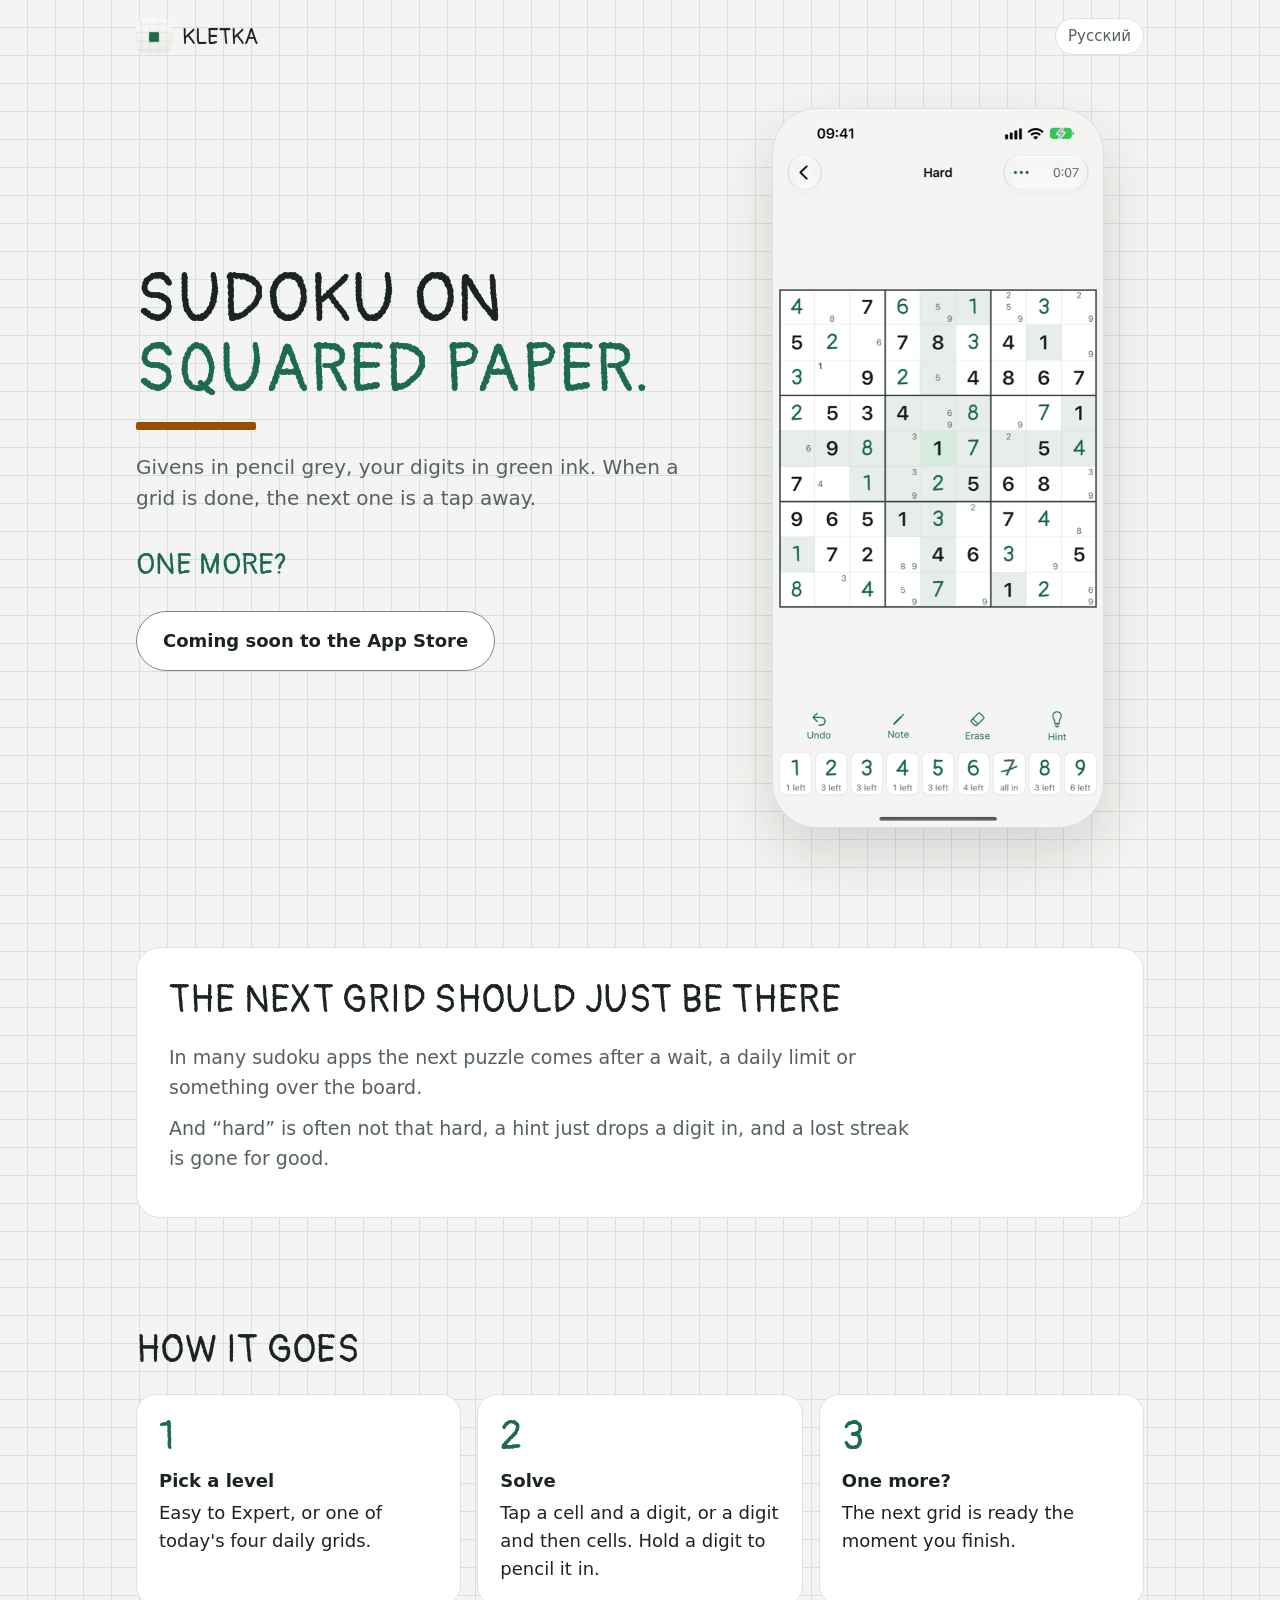
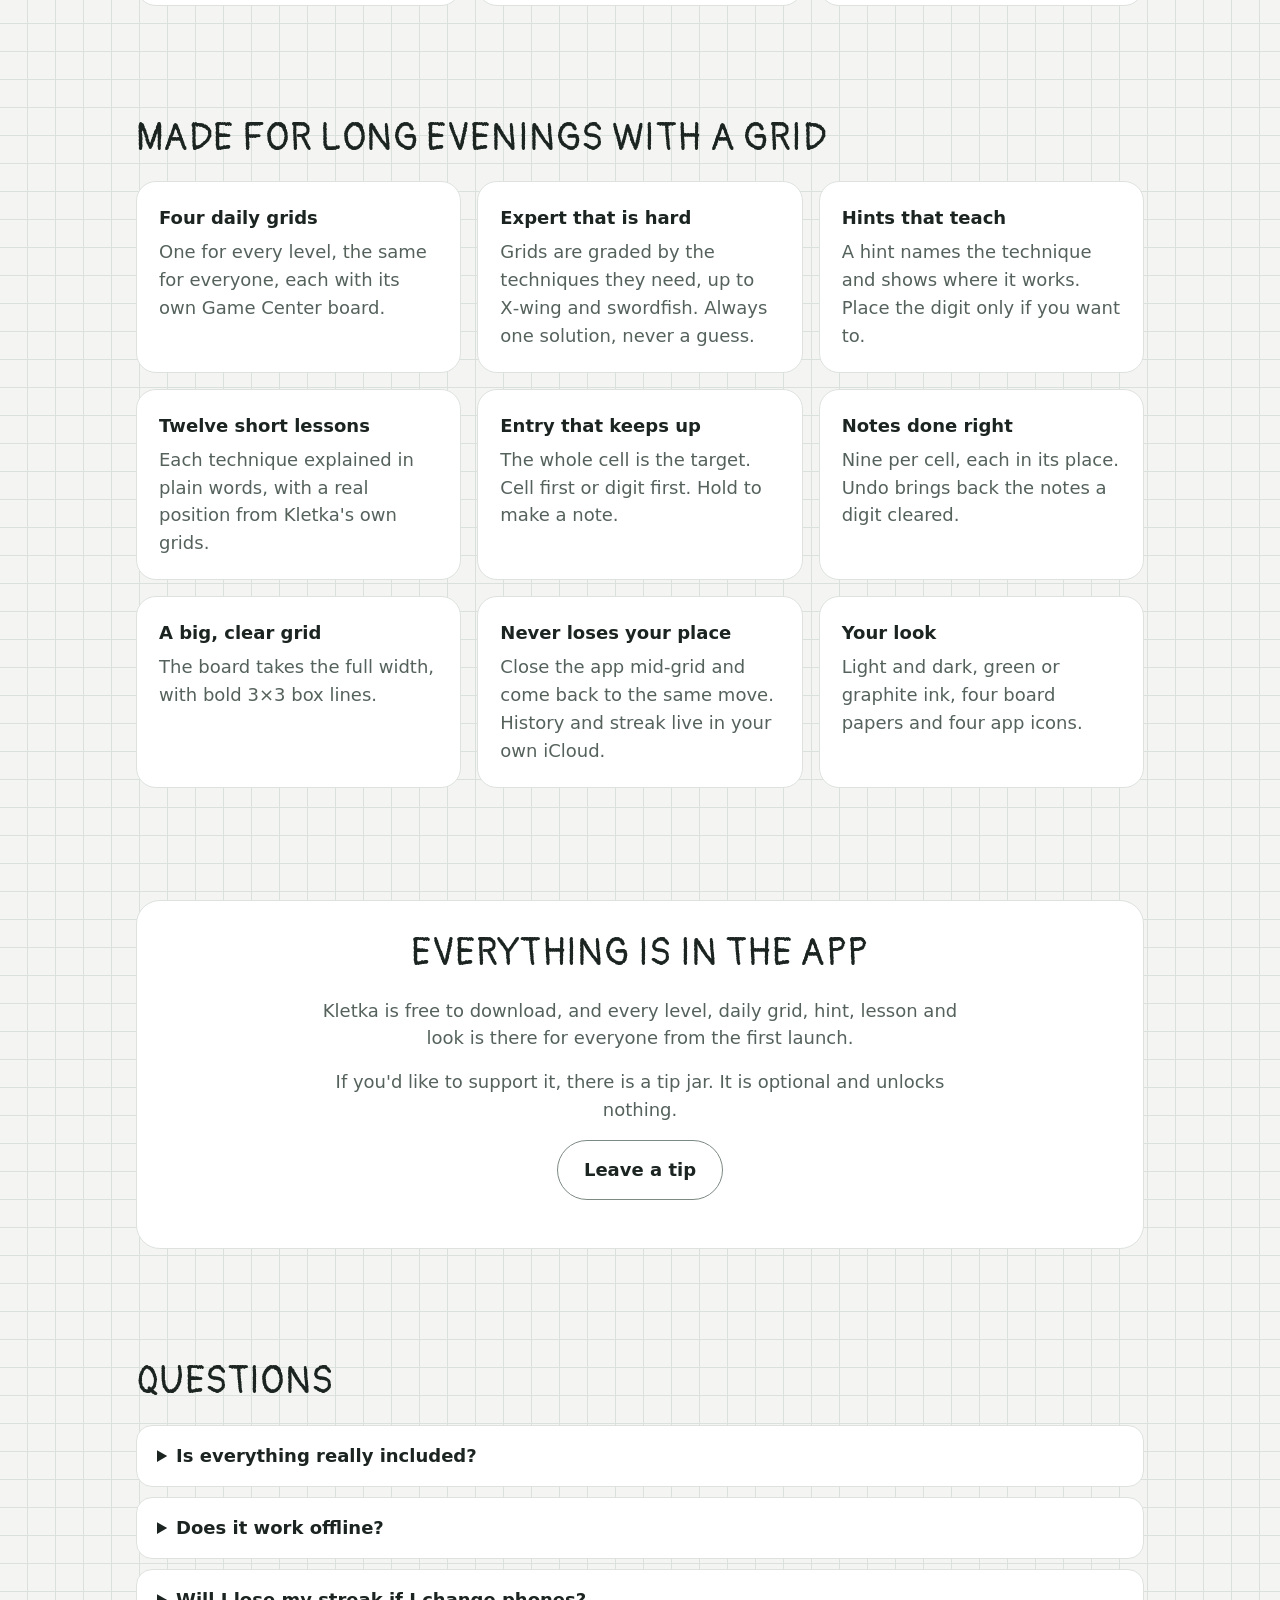
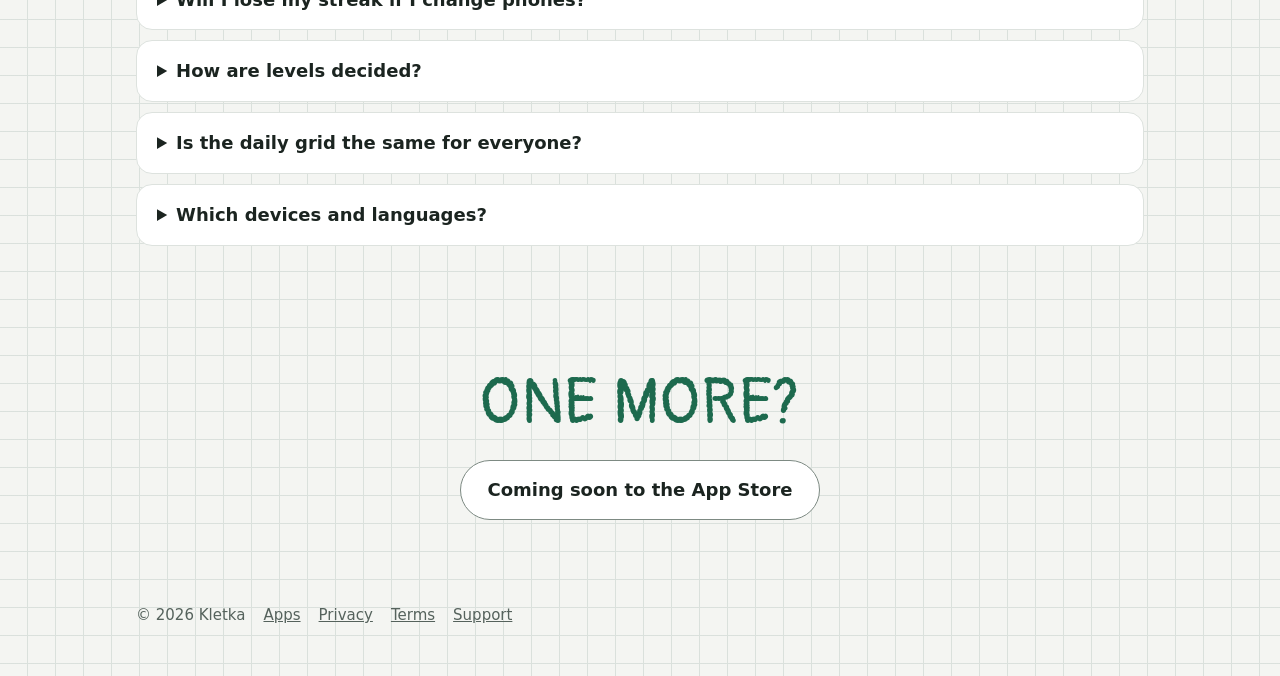
<file: index.html>
<!doctype html>
<html lang="en"><head><meta charset="utf-8"><meta name="viewport" content="width=device-width,initial-scale=1">
<title>Kletka — sudoku on squared paper</title><meta name="description" content="Sudoku on squared paper for iPhone and iPad: four daily grids, hints that name the technique, Expert that is really hard. One more?">
<meta property="og:title" content="Kletka — sudoku on squared paper"><meta property="og:description" content="Sudoku on squared paper for iPhone and iPad: four daily grids, hints that name the technique, Expert that is really hard. One more?">
<meta property="og:image" content="https://kletka.vladislove.online/assets/og.png"><meta name="twitter:card" content="summary_large_image">
<meta name="theme-color" content="#f4f5f2" media="(prefers-color-scheme: light)"><meta name="theme-color" content="#0e1110" media="(prefers-color-scheme: dark)">
<link rel="icon" href="assets/icon-180.png"><link rel="apple-touch-icon" href="assets/icon-180.png">
<link rel="alternate" hreflang="ru" href="../ru/">
<link rel="stylesheet" href="assets/tokens.css"><style>
@font-face{font-family:Pangolin;src:url(assets/Pangolin-Regular.ttf) format("truetype");font-display:swap}
*{box-sizing:border-box}html{-webkit-text-size-adjust:100%}
body{margin:0;color:var(--color-text);font:18px/1.55 -apple-system,BlinkMacSystemFont,"SF Pro Text",system-ui,sans-serif;
  background-color:var(--color-bg);
  --paper-line:color-mix(in srgb,var(--color-grid-line) 70%,var(--color-bg));
  background-image:linear-gradient(var(--paper-line) 1px,transparent 1px),linear-gradient(90deg,var(--paper-line) 1px,transparent 1px);
  background-size:28px 28px;background-position:-1px -1px}
a{color:var(--color-accent)}
.wrap{max-width:1040px;margin:0 auto;padding:0 16px}
.hand{font-family:Pangolin,"Marker Felt",cursive;font-weight:400;text-transform:uppercase;letter-spacing:.01em}
header.top{display:flex;align-items:center;justify-content:space-between;padding:18px 0}
.brand{display:flex;gap:10px;align-items:center;font-size:22px;color:var(--color-text);text-decoration:none}
.brand img{width:36px;height:36px;border-radius:9px}
.lang{font-size:15px;color:var(--color-text-muted);text-decoration:none;background:var(--color-surface);padding:6px 12px;border-radius:999px;border:1px solid var(--color-border)}
.hero{display:grid;grid-template-columns:1.15fr .85fr;gap:40px;align-items:center;padding:36px 0 64px}
.hero h1{font-size:clamp(40px,6vw,68px);line-height:1.02;margin:0 0 18px}
.hero h1 em{font-style:normal;color:var(--color-ink)}
.stripe{display:block;width:120px;height:8px;background:var(--color-stripe);margin:0 0 22px;border-radius:2px}
.hero p{font-size:20px;color:var(--color-text-muted);margin:0 0 28px;max-width:30em}
.hero .tag{font-size:30px;color:var(--color-ink);margin:0 0 22px}
.btn{display:inline-block;background:var(--color-accent);color:var(--color-on-accent);padding:15px 26px;border-radius:999px;font-weight:600;text-decoration:none}
.btn.muted{background:var(--color-surface);color:var(--color-text);border:1px solid var(--color-border-input)}
.shot{width:100%;max-width:330px;justify-self:center;border-radius:44px;background:var(--color-surface);
  box-shadow:0 0 0 1px var(--color-border),0 24px 60px rgba(27,36,32,.16)}
section{padding:56px 0}
.panel{background:var(--color-surface);border:1px solid var(--color-border);border-radius:24px;padding:32px}
h2{font-size:clamp(28px,3.6vw,38px);line-height:1.1;margin:0 0 22px}
.grid{display:grid;grid-template-columns:repeat(3,1fr);gap:16px}
.card{background:var(--color-surface);border:1px solid var(--color-border);border-radius:20px;padding:22px}
.card h3{margin:0 0 6px;font-size:18px}.card p{margin:0;color:var(--color-text-muted)}
ol.steps{list-style:none;padding:0;margin:0;display:grid;grid-template-columns:repeat(3,1fr);gap:16px;counter-reset:s}
ol.steps li{counter-increment:s;background:var(--color-surface);border:1px solid var(--color-border);border-radius:20px;padding:22px}
ol.steps li::before{content:counter(s);display:block;font-family:Pangolin,cursive;font-size:40px;line-height:1;color:var(--color-ink);margin-bottom:10px}
ol.steps b{display:block;margin-bottom:4px}
.problem p{font-size:19px;color:var(--color-text-muted);max-width:40em;margin:0 0 12px}
.price{text-align:center}.price p{color:var(--color-text-muted);max-width:36em;margin:0 auto 16px}
details{background:var(--color-surface);border:1px solid var(--color-border);border-radius:16px;padding:16px 20px;margin-bottom:10px}
summary{font-weight:600;cursor:pointer}details p{margin:10px 0 0;color:var(--color-text-muted)}
.final{text-align:center}.final h2{font-size:clamp(40px,6vw,64px);color:var(--color-ink)}
footer{padding:28px 0 48px;color:var(--color-text-muted);font-size:15px;display:flex;gap:18px;flex-wrap:wrap}
footer a{color:var(--color-text-muted)}
.doc{max-width:720px;margin:12px 0 60px}.doc h1{font-size:38px;margin-top:0}.doc p{margin:0 0 16px}
:focus-visible{outline:3px solid var(--color-accent);outline-offset:3px;border-radius:6px}
@media (max-width:820px){.hero{grid-template-columns:1fr;padding-top:12px}.grid,ol.steps{grid-template-columns:1fr}.shot{max-width:270px}.panel{padding:22px}}
</style></head>
<body><div class="wrap"><header class="top"><a class="brand hand" href="./"><img src="assets/icon-180.png" alt="">Kletka</a>
<a class="lang" href="../ru/" hreflang="ru">Русский</a></header>
<main>
<div class="hero"><div><h1 class="hand">Sudoku on <em>squared paper.</em></h1><span class="stripe" aria-hidden="true"></span>
<p>Givens in pencil grey, your digits in green ink. When a grid is done, the next one is a tap away.</p><p class="tag hand">One more?</p><span class="btn muted">Coming soon to the App Store</span></div>
<img class="shot" src="assets/shot-en.png" alt="Kletka on iPhone: a sudoku grid on squared paper, the player&#x27;s digits in green ink"></div>
<section class="problem"><div class="panel"><h2 class="hand">The next grid should just be there</h2><p>In many sudoku apps the next puzzle comes after a wait, a daily limit or something over the board.</p><p>And “hard” is often not that hard, a hint just drops a digit in, and a lost streak is gone for good.</p></div></section>
<section><h2 class="hand">How it goes</h2><ol class="steps"><li><b>Pick a level</b>Easy to Expert, or one of today's four daily grids.</li><li><b>Solve</b>Tap a cell and a digit, or a digit and then cells. Hold a digit to pencil it in.</li><li><b>One more?</b>The next grid is ready the moment you finish.</li></ol></section>
<section><h2 class="hand">Made for long evenings with a grid</h2><div class="grid"><div class="card"><h3>Four daily grids</h3><p>One for every level, the same for everyone, each with its own Game Center board.</p></div><div class="card"><h3>Expert that is hard</h3><p>Grids are graded by the techniques they need, up to X‑wing and swordfish. Always one solution, never a guess.</p></div><div class="card"><h3>Hints that teach</h3><p>A hint names the technique and shows where it works. Place the digit only if you want to.</p></div><div class="card"><h3>Twelve short lessons</h3><p>Each technique explained in plain words, with a real position from Kletka's own grids.</p></div><div class="card"><h3>Entry that keeps up</h3><p>The whole cell is the target. Cell first or digit first. Hold to make a note.</p></div><div class="card"><h3>Notes done right</h3><p>Nine per cell, each in its place. Undo brings back the notes a digit cleared.</p></div><div class="card"><h3>A big, clear grid</h3><p>The board takes the full width, with bold 3×3 box lines.</p></div><div class="card"><h3>Never loses your place</h3><p>Close the app mid-grid and come back to the same move. History and streak live in your own iCloud.</p></div><div class="card"><h3>Your look</h3><p>Light and dark, green or graphite ink, four board papers and four app icons.</p></div></div></section>
<section class="price"><div class="panel"><h2 class="hand">Everything is in the app</h2><p>Kletka is free to download, and every level, daily grid, hint, lesson and look is there for everyone from the first launch.</p><p>If you'd like to support it, there is a tip jar. It is optional and unlocks nothing.</p><p><a class="btn muted" href="https://boosty.to/vladislove_online/donate">Leave a tip</a></p></div></section>
<section><h2 class="hand">Questions</h2><details><summary>Is everything really included?</summary><p>Yes. There is nothing to buy in the app. The tip jar on this site is optional and changes nothing in the game.</p></details><details><summary>Does it work offline?</summary><p>Fully. Grids are built into the app; Game Center catches up when you are back online.</p></details><details><summary>Will I lose my streak if I change phones?</summary><p>No. History and streak sync through your own iCloud and come back after a reinstall.</p></details><details><summary>How are levels decided?</summary><p>By the hardest technique a grid needs. Easy needs only singles; Expert needs chains of harder steps such as X‑wing and swordfish.</p></details><details><summary>Is the daily grid the same for everyone?</summary><p>Yes. Four a day, one per level, and they change at midnight UTC.</p></details><details><summary>Which devices and languages?</summary><p>iPhone and iPad with iOS 17 or later. English and Russian.</p></details></section>
<section class="final"><h2 class="hand">One more?</h2><span class="btn muted">Coming soon to the App Store</span></section>
</main>
<footer><span>© 2026 Kletka</span><a href="https://apps.vladislove.online/">Apps</a><a href="privacy.html">Privacy</a><a href="terms.html">Terms</a><a href="support.html">Support</a></footer>
</div></body></html>
</file>
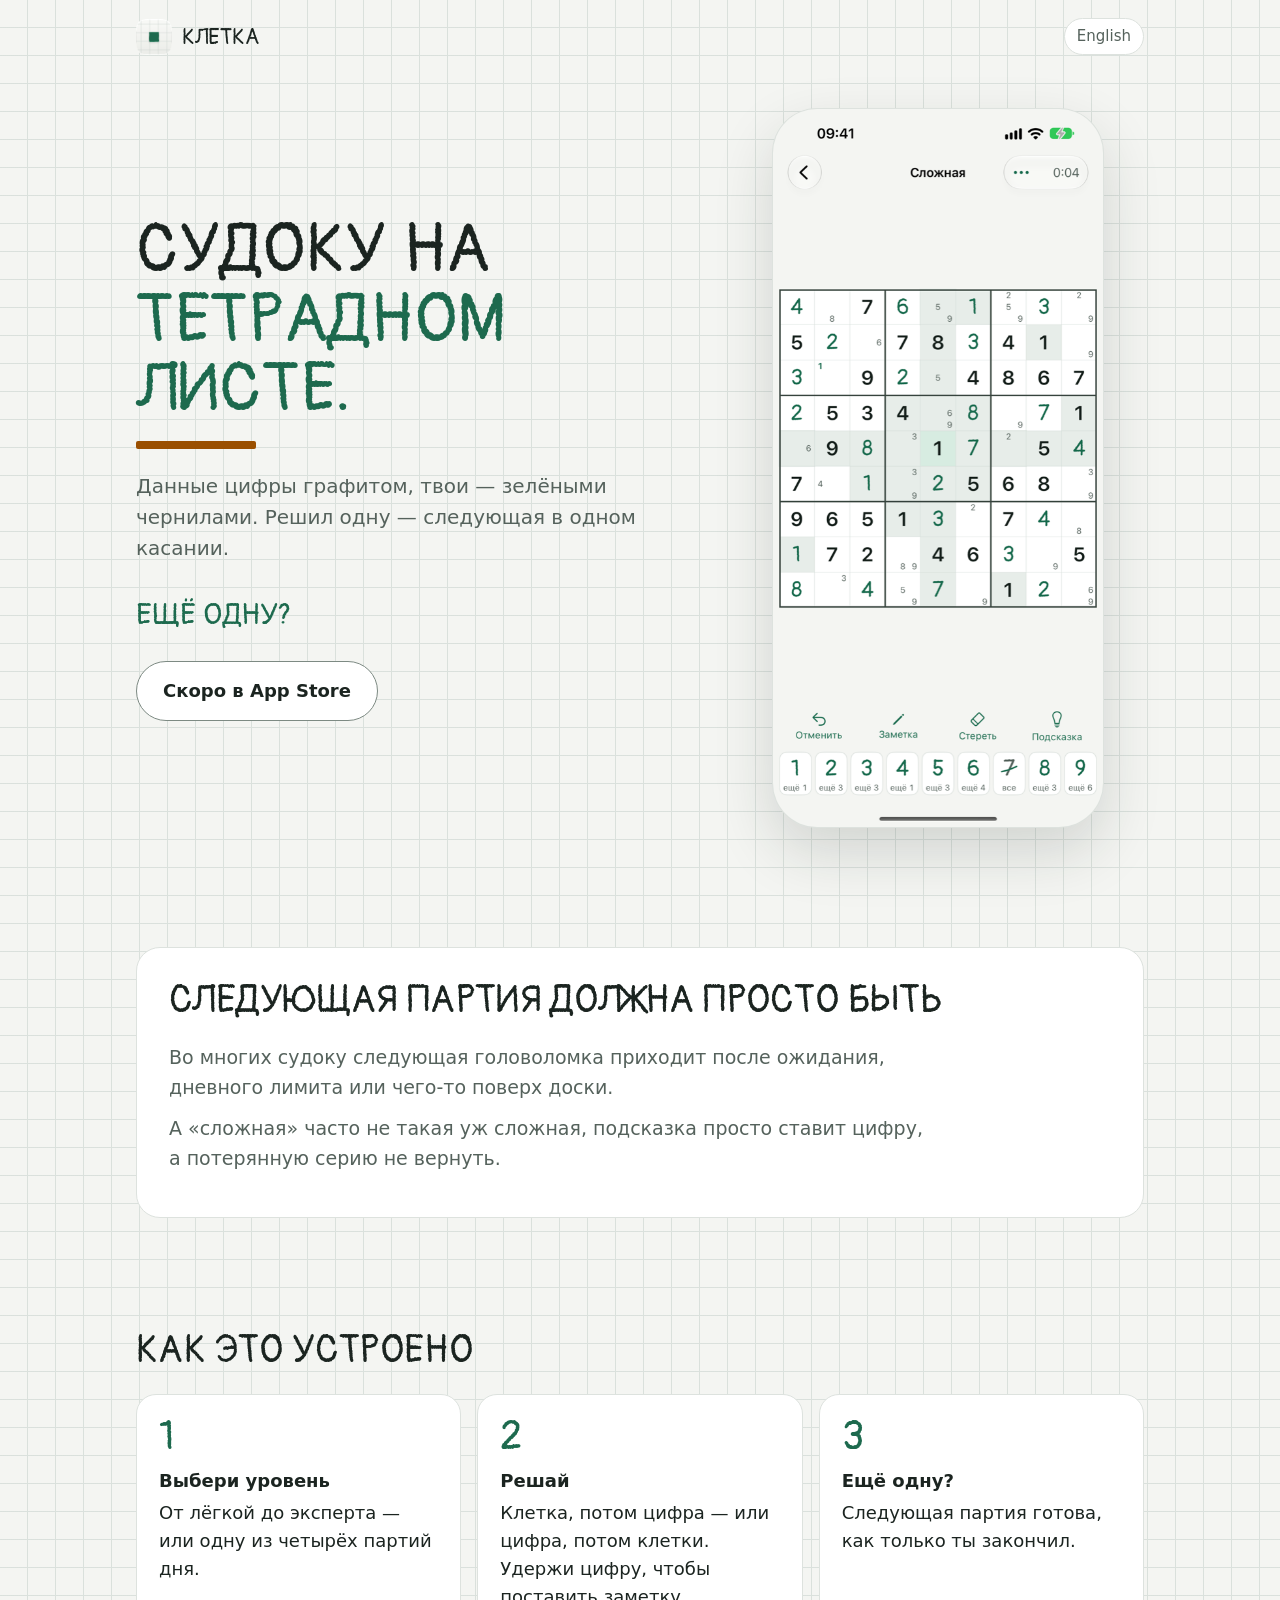
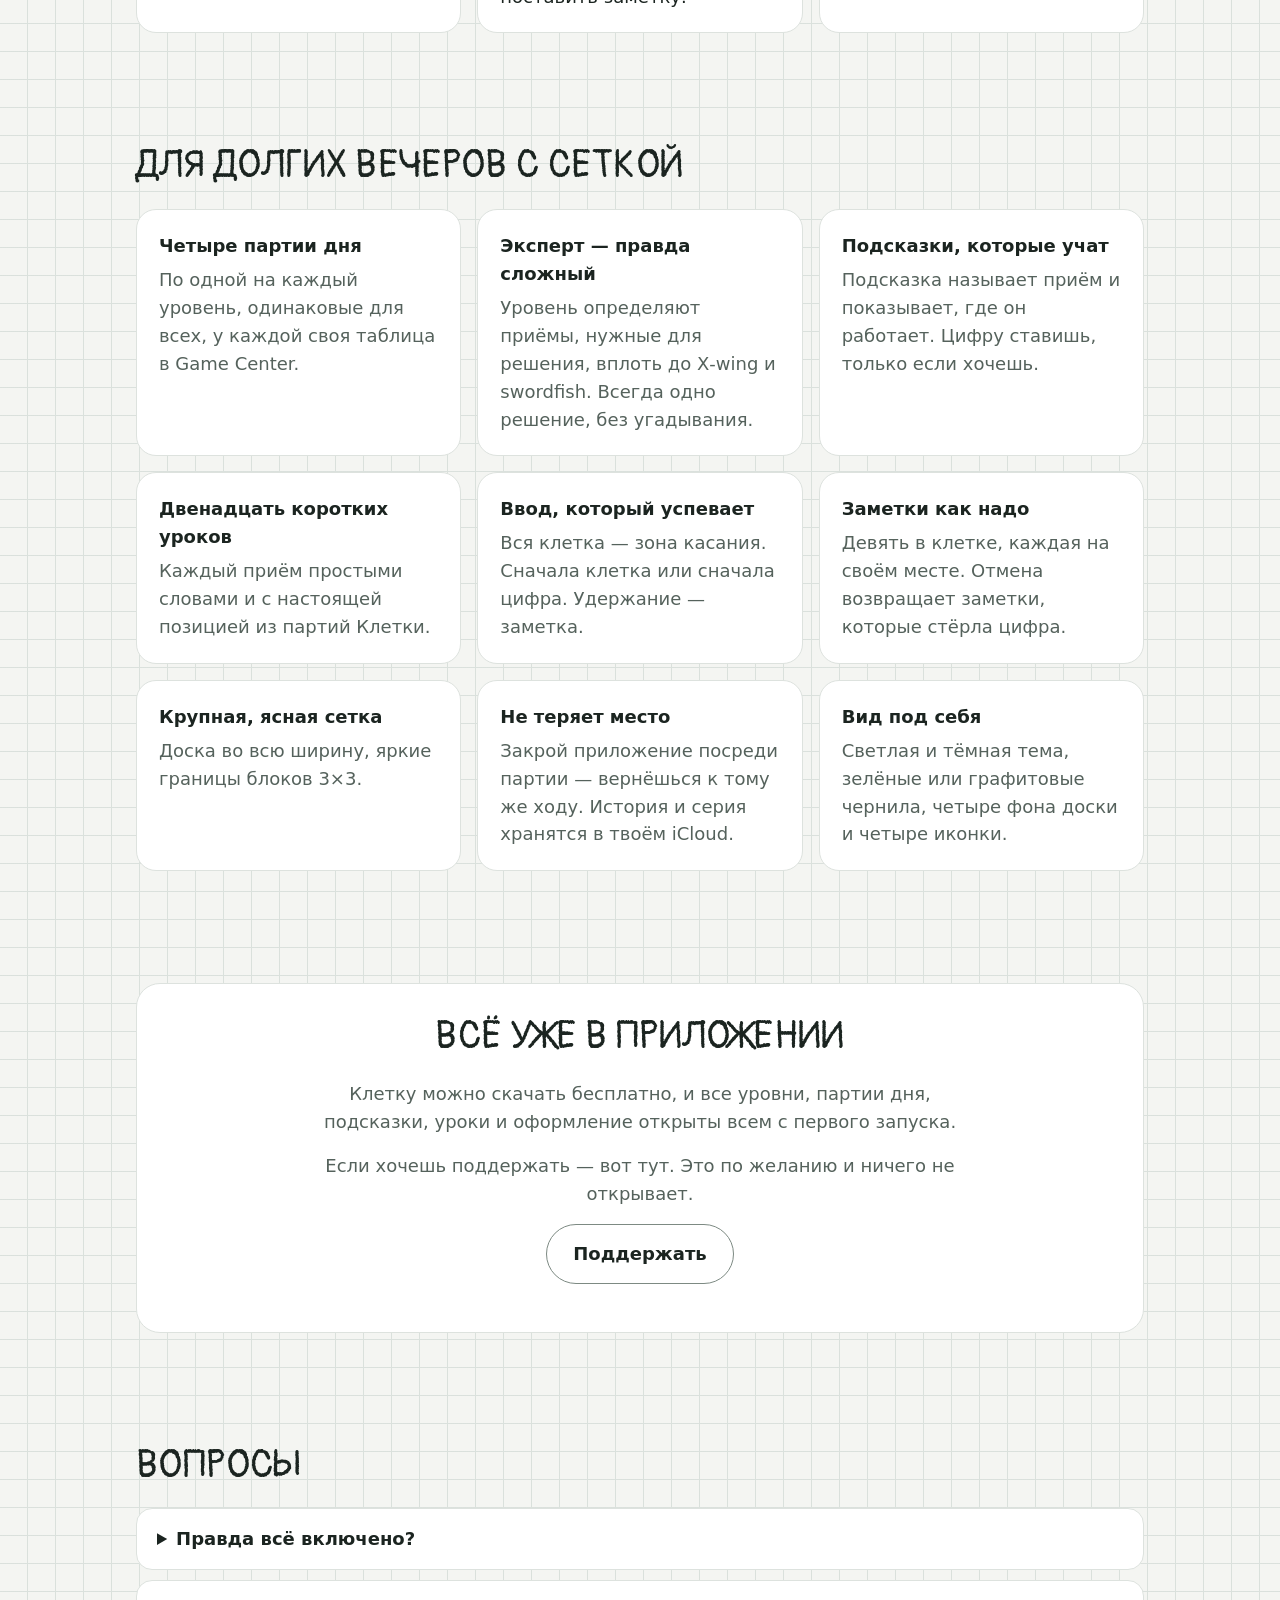
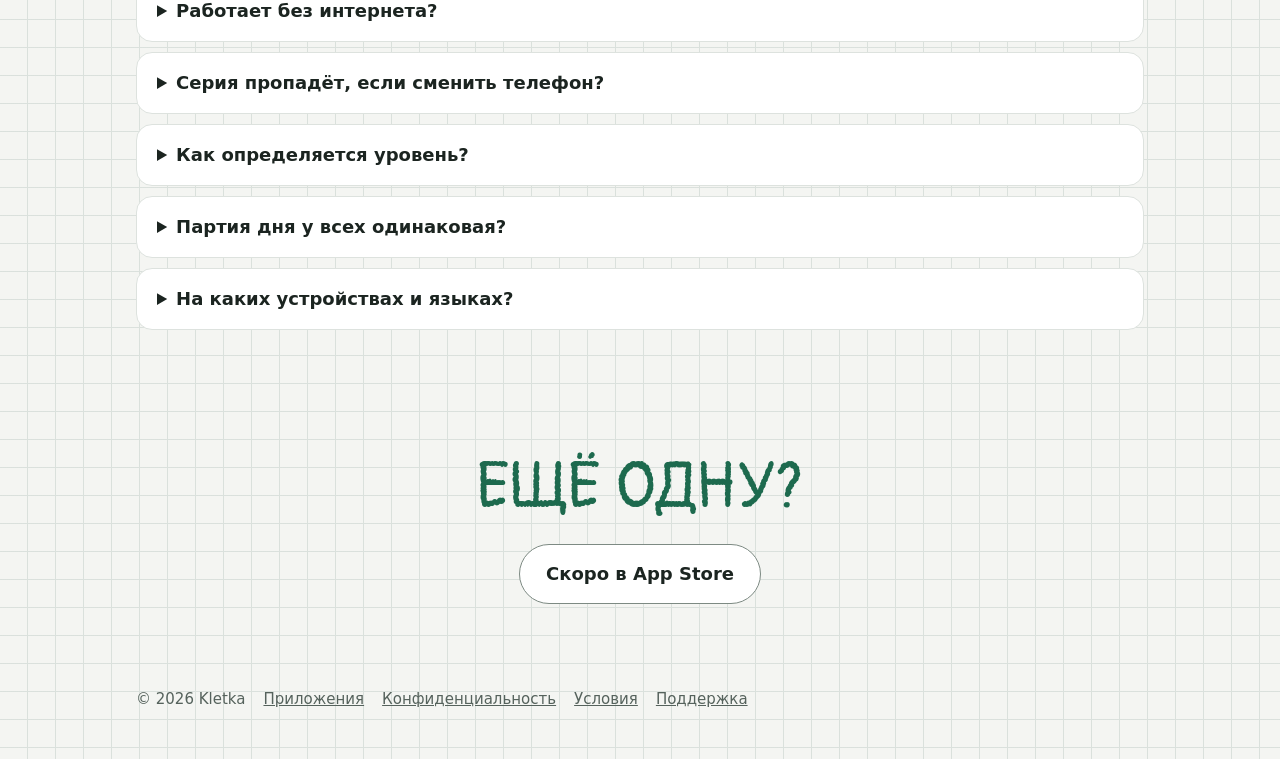
<file: ru/index.html>
<!doctype html>
<html lang="ru"><head><meta charset="utf-8"><meta name="viewport" content="width=device-width,initial-scale=1">
<title>Клетка — судоку на тетрадном листе</title><meta name="description" content="Судоку на тетрадном листе для iPhone и iPad: четыре партии дня, подсказки с названием приёма, эксперт, который правда сложный. Ещё одну?">
<meta property="og:title" content="Клетка — судоку на тетрадном листе"><meta property="og:description" content="Судоку на тетрадном листе для iPhone и iPad: четыре партии дня, подсказки с названием приёма, эксперт, который правда сложный. Ещё одну?">
<meta property="og:image" content="https://kletka.vladislove.online/assets/og.png"><meta name="twitter:card" content="summary_large_image">
<meta name="theme-color" content="#f4f5f2" media="(prefers-color-scheme: light)"><meta name="theme-color" content="#0e1110" media="(prefers-color-scheme: dark)">
<link rel="icon" href="../assets/icon-180.png"><link rel="apple-touch-icon" href="../assets/icon-180.png">
<link rel="alternate" hreflang="en" href="../">
<link rel="stylesheet" href="../assets/tokens.css"><style>
@font-face{font-family:Pangolin;src:url(../assets/Pangolin-Regular.ttf) format("truetype");font-display:swap}
*{box-sizing:border-box}html{-webkit-text-size-adjust:100%}
body{margin:0;color:var(--color-text);font:18px/1.55 -apple-system,BlinkMacSystemFont,"SF Pro Text",system-ui,sans-serif;
  background-color:var(--color-bg);
  --paper-line:color-mix(in srgb,var(--color-grid-line) 70%,var(--color-bg));
  background-image:linear-gradient(var(--paper-line) 1px,transparent 1px),linear-gradient(90deg,var(--paper-line) 1px,transparent 1px);
  background-size:28px 28px;background-position:-1px -1px}
a{color:var(--color-accent)}
.wrap{max-width:1040px;margin:0 auto;padding:0 16px}
.hand{font-family:Pangolin,"Marker Felt",cursive;font-weight:400;text-transform:uppercase;letter-spacing:.01em}
header.top{display:flex;align-items:center;justify-content:space-between;padding:18px 0}
.brand{display:flex;gap:10px;align-items:center;font-size:22px;color:var(--color-text);text-decoration:none}
.brand img{width:36px;height:36px;border-radius:9px}
.lang{font-size:15px;color:var(--color-text-muted);text-decoration:none;background:var(--color-surface);padding:6px 12px;border-radius:999px;border:1px solid var(--color-border)}
.hero{display:grid;grid-template-columns:1.15fr .85fr;gap:40px;align-items:center;padding:36px 0 64px}
.hero h1{font-size:clamp(40px,6vw,68px);line-height:1.02;margin:0 0 18px}
.hero h1 em{font-style:normal;color:var(--color-ink)}
.stripe{display:block;width:120px;height:8px;background:var(--color-stripe);margin:0 0 22px;border-radius:2px}
.hero p{font-size:20px;color:var(--color-text-muted);margin:0 0 28px;max-width:30em}
.hero .tag{font-size:30px;color:var(--color-ink);margin:0 0 22px}
.btn{display:inline-block;background:var(--color-accent);color:var(--color-on-accent);padding:15px 26px;border-radius:999px;font-weight:600;text-decoration:none}
.btn.muted{background:var(--color-surface);color:var(--color-text);border:1px solid var(--color-border-input)}
.shot{width:100%;max-width:330px;justify-self:center;border-radius:44px;background:var(--color-surface);
  box-shadow:0 0 0 1px var(--color-border),0 24px 60px rgba(27,36,32,.16)}
section{padding:56px 0}
.panel{background:var(--color-surface);border:1px solid var(--color-border);border-radius:24px;padding:32px}
h2{font-size:clamp(28px,3.6vw,38px);line-height:1.1;margin:0 0 22px}
.grid{display:grid;grid-template-columns:repeat(3,1fr);gap:16px}
.card{background:var(--color-surface);border:1px solid var(--color-border);border-radius:20px;padding:22px}
.card h3{margin:0 0 6px;font-size:18px}.card p{margin:0;color:var(--color-text-muted)}
ol.steps{list-style:none;padding:0;margin:0;display:grid;grid-template-columns:repeat(3,1fr);gap:16px;counter-reset:s}
ol.steps li{counter-increment:s;background:var(--color-surface);border:1px solid var(--color-border);border-radius:20px;padding:22px}
ol.steps li::before{content:counter(s);display:block;font-family:Pangolin,cursive;font-size:40px;line-height:1;color:var(--color-ink);margin-bottom:10px}
ol.steps b{display:block;margin-bottom:4px}
.problem p{font-size:19px;color:var(--color-text-muted);max-width:40em;margin:0 0 12px}
.price{text-align:center}.price p{color:var(--color-text-muted);max-width:36em;margin:0 auto 16px}
details{background:var(--color-surface);border:1px solid var(--color-border);border-radius:16px;padding:16px 20px;margin-bottom:10px}
summary{font-weight:600;cursor:pointer}details p{margin:10px 0 0;color:var(--color-text-muted)}
.final{text-align:center}.final h2{font-size:clamp(40px,6vw,64px);color:var(--color-ink)}
footer{padding:28px 0 48px;color:var(--color-text-muted);font-size:15px;display:flex;gap:18px;flex-wrap:wrap}
footer a{color:var(--color-text-muted)}
.doc{max-width:720px;margin:12px 0 60px}.doc h1{font-size:38px;margin-top:0}.doc p{margin:0 0 16px}
:focus-visible{outline:3px solid var(--color-accent);outline-offset:3px;border-radius:6px}
@media (max-width:820px){.hero{grid-template-columns:1fr;padding-top:12px}.grid,ol.steps{grid-template-columns:1fr}.shot{max-width:270px}.panel{padding:22px}}
</style></head>
<body><div class="wrap"><header class="top"><a class="brand hand" href="./"><img src="../assets/icon-180.png" alt="">Клетка</a>
<a class="lang" href="../" hreflang="en">English</a></header>
<main>
<div class="hero"><div><h1 class="hand">Судоку на <em>тетрадном листе.</em></h1><span class="stripe" aria-hidden="true"></span>
<p>Данные цифры графитом, твои — зелёными чернилами. Решил одну — следующая в одном касании.</p><p class="tag hand">Ещё одну?</p><span class="btn muted">Скоро в App Store</span></div>
<img class="shot" src="../assets/shot-ru.png" alt="Клетка на iPhone: сетка судоку на тетрадном листе, цифры игрока зелёными чернилами"></div>
<section class="problem"><div class="panel"><h2 class="hand">Следующая партия должна просто быть</h2><p>Во многих судоку следующая головоломка приходит после ожидания, дневного лимита или чего-то поверх доски.</p><p>А «сложная» часто не такая уж сложная, подсказка просто ставит цифру, а потерянную серию не вернуть.</p></div></section>
<section><h2 class="hand">Как это устроено</h2><ol class="steps"><li><b>Выбери уровень</b>От лёгкой до эксперта — или одну из четырёх партий дня.</li><li><b>Решай</b>Клетка, потом цифра — или цифра, потом клетки. Удержи цифру, чтобы поставить заметку.</li><li><b>Ещё одну?</b>Следующая партия готова, как только ты закончил.</li></ol></section>
<section><h2 class="hand">Для долгих вечеров с сеткой</h2><div class="grid"><div class="card"><h3>Четыре партии дня</h3><p>По одной на каждый уровень, одинаковые для всех, у каждой своя таблица в Game Center.</p></div><div class="card"><h3>Эксперт — правда сложный</h3><p>Уровень определяют приёмы, нужные для решения, вплоть до X‑wing и swordfish. Всегда одно решение, без угадывания.</p></div><div class="card"><h3>Подсказки, которые учат</h3><p>Подсказка называет приём и показывает, где он работает. Цифру ставишь, только если хочешь.</p></div><div class="card"><h3>Двенадцать коротких уроков</h3><p>Каждый приём простыми словами и с настоящей позицией из партий Клетки.</p></div><div class="card"><h3>Ввод, который успевает</h3><p>Вся клетка — зона касания. Сначала клетка или сначала цифра. Удержание — заметка.</p></div><div class="card"><h3>Заметки как надо</h3><p>Девять в клетке, каждая на своём месте. Отмена возвращает заметки, которые стёрла цифра.</p></div><div class="card"><h3>Крупная, ясная сетка</h3><p>Доска во всю ширину, яркие границы блоков 3×3.</p></div><div class="card"><h3>Не теряет место</h3><p>Закрой приложение посреди партии — вернёшься к тому же ходу. История и серия хранятся в твоём iCloud.</p></div><div class="card"><h3>Вид под себя</h3><p>Светлая и тёмная тема, зелёные или графитовые чернила, четыре фона доски и четыре иконки.</p></div></div></section>
<section class="price"><div class="panel"><h2 class="hand">Всё уже в приложении</h2><p>Клетку можно скачать бесплатно, и все уровни, партии дня, подсказки, уроки и оформление открыты всем с первого запуска.</p><p>Если хочешь поддержать — вот тут. Это по желанию и ничего не открывает.</p><p><a class="btn muted" href="https://boosty.to/vladislove_online/donate">Поддержать</a></p></div></section>
<section><h2 class="hand">Вопросы</h2><details><summary>Правда всё включено?</summary><p>Да. В приложении нечего покупать. Ссылка «Поддержать» на этом сайте — по желанию и ничего в игре не меняет.</p></details><details><summary>Работает без интернета?</summary><p>Полностью. Партии встроены в приложение, а Game Center догонит, когда интернет появится.</p></details><details><summary>Серия пропадёт, если сменить телефон?</summary><p>Нет. История и серия синхронизируются через твой iCloud и возвращаются после переустановки.</p></details><details><summary>Как определяется уровень?</summary><p>По самому сложному приёму, который нужен для решения. Лёгкой хватает одиночек, эксперту нужны цепочки трудных шагов вроде X‑wing и swordfish.</p></details><details><summary>Партия дня у всех одинаковая?</summary><p>Да. Четыре в день, по одной на уровень, меняются в полночь по UTC (в 03:00 по Москве).</p></details><details><summary>На каких устройствах и языках?</summary><p>iPhone и iPad с iOS 17 и новее. Русский и английский.</p></details></section>
<section class="final"><h2 class="hand">Ещё одну?</h2><span class="btn muted">Скоро в App Store</span></section>
</main>
<footer><span>© 2026 Kletka</span><a href="https://apps.vladislove.online/">Приложения</a><a href="privacy.html">Конфиденциальность</a><a href="terms.html">Условия</a><a href="support.html">Поддержка</a></footer>
</div></body></html>
</file>
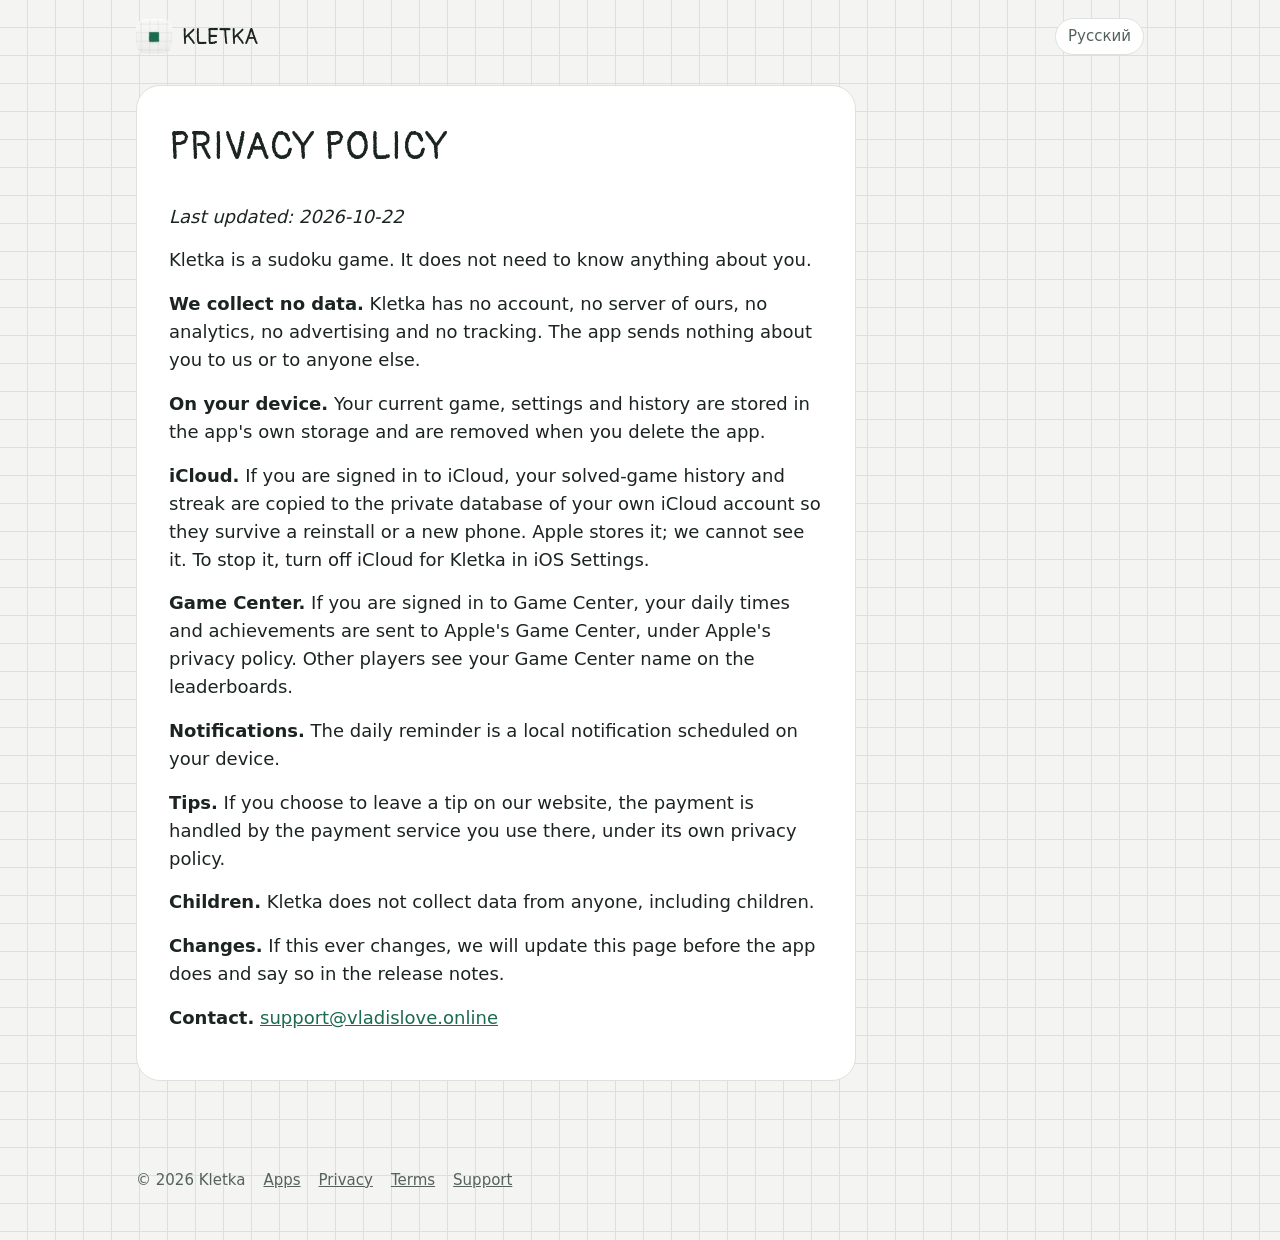
<file: privacy.html>
<!doctype html>
<html lang="en"><head><meta charset="utf-8"><meta name="viewport" content="width=device-width,initial-scale=1">
<title>Privacy policy — Kletka</title><meta name="description" content="Sudoku on squared paper for iPhone and iPad: four daily grids, hints that name the technique, Expert that is really hard. One more?">
<meta property="og:title" content="Privacy policy — Kletka"><meta property="og:description" content="Sudoku on squared paper for iPhone and iPad: four daily grids, hints that name the technique, Expert that is really hard. One more?">
<meta property="og:image" content="https://kletka.vladislove.online/assets/og.png"><meta name="twitter:card" content="summary_large_image">
<meta name="theme-color" content="#f4f5f2" media="(prefers-color-scheme: light)"><meta name="theme-color" content="#0e1110" media="(prefers-color-scheme: dark)">
<link rel="icon" href="assets/icon-180.png"><link rel="apple-touch-icon" href="assets/icon-180.png">
<link rel="alternate" hreflang="ru" href="../ru/">
<link rel="stylesheet" href="assets/tokens.css"><style>
@font-face{font-family:Pangolin;src:url(assets/Pangolin-Regular.ttf) format("truetype");font-display:swap}
*{box-sizing:border-box}html{-webkit-text-size-adjust:100%}
body{margin:0;color:var(--color-text);font:18px/1.55 -apple-system,BlinkMacSystemFont,"SF Pro Text",system-ui,sans-serif;
  background-color:var(--color-bg);
  --paper-line:color-mix(in srgb,var(--color-grid-line) 70%,var(--color-bg));
  background-image:linear-gradient(var(--paper-line) 1px,transparent 1px),linear-gradient(90deg,var(--paper-line) 1px,transparent 1px);
  background-size:28px 28px;background-position:-1px -1px}
a{color:var(--color-accent)}
.wrap{max-width:1040px;margin:0 auto;padding:0 16px}
.hand{font-family:Pangolin,"Marker Felt",cursive;font-weight:400;text-transform:uppercase;letter-spacing:.01em}
header.top{display:flex;align-items:center;justify-content:space-between;padding:18px 0}
.brand{display:flex;gap:10px;align-items:center;font-size:22px;color:var(--color-text);text-decoration:none}
.brand img{width:36px;height:36px;border-radius:9px}
.lang{font-size:15px;color:var(--color-text-muted);text-decoration:none;background:var(--color-surface);padding:6px 12px;border-radius:999px;border:1px solid var(--color-border)}
.hero{display:grid;grid-template-columns:1.15fr .85fr;gap:40px;align-items:center;padding:36px 0 64px}
.hero h1{font-size:clamp(40px,6vw,68px);line-height:1.02;margin:0 0 18px}
.hero h1 em{font-style:normal;color:var(--color-ink)}
.stripe{display:block;width:120px;height:8px;background:var(--color-stripe);margin:0 0 22px;border-radius:2px}
.hero p{font-size:20px;color:var(--color-text-muted);margin:0 0 28px;max-width:30em}
.hero .tag{font-size:30px;color:var(--color-ink);margin:0 0 22px}
.btn{display:inline-block;background:var(--color-accent);color:var(--color-on-accent);padding:15px 26px;border-radius:999px;font-weight:600;text-decoration:none}
.btn.muted{background:var(--color-surface);color:var(--color-text);border:1px solid var(--color-border-input)}
.shot{width:100%;max-width:330px;justify-self:center;border-radius:44px;background:var(--color-surface);
  box-shadow:0 0 0 1px var(--color-border),0 24px 60px rgba(27,36,32,.16)}
section{padding:56px 0}
.panel{background:var(--color-surface);border:1px solid var(--color-border);border-radius:24px;padding:32px}
h2{font-size:clamp(28px,3.6vw,38px);line-height:1.1;margin:0 0 22px}
.grid{display:grid;grid-template-columns:repeat(3,1fr);gap:16px}
.card{background:var(--color-surface);border:1px solid var(--color-border);border-radius:20px;padding:22px}
.card h3{margin:0 0 6px;font-size:18px}.card p{margin:0;color:var(--color-text-muted)}
ol.steps{list-style:none;padding:0;margin:0;display:grid;grid-template-columns:repeat(3,1fr);gap:16px;counter-reset:s}
ol.steps li{counter-increment:s;background:var(--color-surface);border:1px solid var(--color-border);border-radius:20px;padding:22px}
ol.steps li::before{content:counter(s);display:block;font-family:Pangolin,cursive;font-size:40px;line-height:1;color:var(--color-ink);margin-bottom:10px}
ol.steps b{display:block;margin-bottom:4px}
.problem p{font-size:19px;color:var(--color-text-muted);max-width:40em;margin:0 0 12px}
.price{text-align:center}.price p{color:var(--color-text-muted);max-width:36em;margin:0 auto 16px}
details{background:var(--color-surface);border:1px solid var(--color-border);border-radius:16px;padding:16px 20px;margin-bottom:10px}
summary{font-weight:600;cursor:pointer}details p{margin:10px 0 0;color:var(--color-text-muted)}
.final{text-align:center}.final h2{font-size:clamp(40px,6vw,64px);color:var(--color-ink)}
footer{padding:28px 0 48px;color:var(--color-text-muted);font-size:15px;display:flex;gap:18px;flex-wrap:wrap}
footer a{color:var(--color-text-muted)}
.doc{max-width:720px;margin:12px 0 60px}.doc h1{font-size:38px;margin-top:0}.doc p{margin:0 0 16px}
:focus-visible{outline:3px solid var(--color-accent);outline-offset:3px;border-radius:6px}
@media (max-width:820px){.hero{grid-template-columns:1fr;padding-top:12px}.grid,ol.steps{grid-template-columns:1fr}.shot{max-width:270px}.panel{padding:22px}}
</style></head>
<body><div class="wrap"><header class="top"><a class="brand hand" href="./"><img src="assets/icon-180.png" alt="">Kletka</a>
<a class="lang" href="../ru/" hreflang="ru">Русский</a></header>
<main class="doc panel"><h1 class="hand">Privacy policy</h1><p><i>Last updated: 2026-10-22</i></p><p>Kletka is a sudoku game. It does not need to know anything about you.</p><p><b>We collect no data.</b> Kletka has no account, no server of ours, no analytics, no advertising and no tracking. The app sends nothing about you to us or to anyone else.</p><p><b>On your device.</b> Your current game, settings and history are stored in the app's own storage and are removed when you delete the app.</p><p><b>iCloud.</b> If you are signed in to iCloud, your solved-game history and streak are copied to the private database of your own iCloud account so they survive a reinstall or a new phone. Apple stores it; we cannot see it. To stop it, turn off iCloud for Kletka in iOS Settings.</p><p><b>Game Center.</b> If you are signed in to Game Center, your daily times and achievements are sent to Apple's Game Center, under Apple's privacy policy. Other players see your Game Center name on the leaderboards.</p><p><b>Notifications.</b> The daily reminder is a local notification scheduled on your device.</p><p><b>Tips.</b> If you choose to leave a tip on our website, the payment is handled by the payment service you use there, under its own privacy policy.</p><p><b>Children.</b> Kletka does not collect data from anyone, including children.</p><p><b>Changes.</b> If this ever changes, we will update this page before the app does and say so in the release notes.</p><p><b>Contact.</b> <a href="mailto:support@vladislove.online">support@vladislove.online</a></p></main>
<footer><span>© 2026 Kletka</span><a href="https://apps.vladislove.online/">Apps</a><a href="privacy.html">Privacy</a><a href="terms.html">Terms</a><a href="support.html">Support</a></footer>
</div></body></html>
</file>
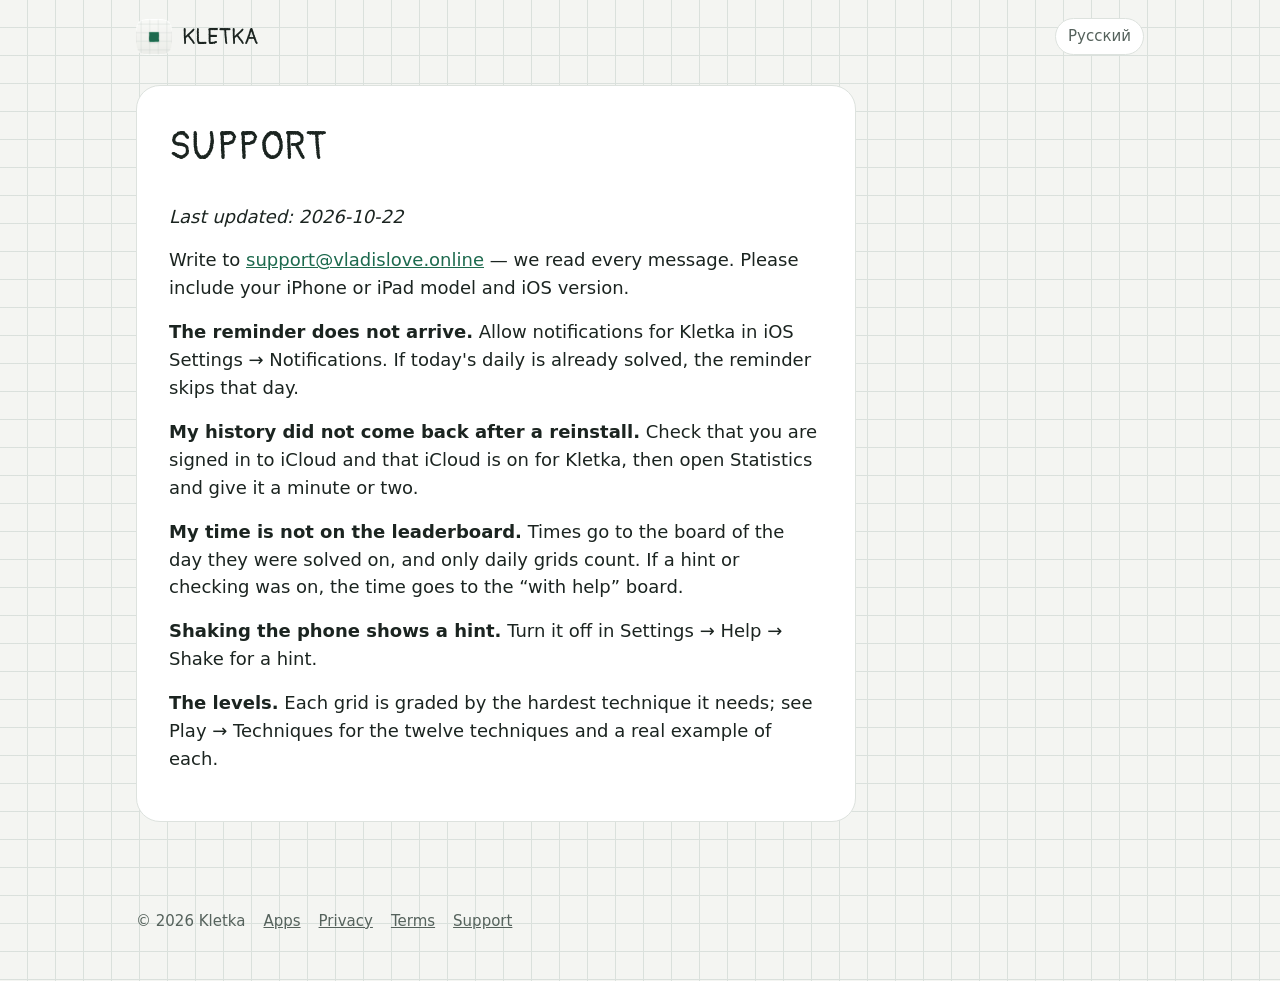
<file: support.html>
<!doctype html>
<html lang="en"><head><meta charset="utf-8"><meta name="viewport" content="width=device-width,initial-scale=1">
<title>Support — Kletka</title><meta name="description" content="Sudoku on squared paper for iPhone and iPad: four daily grids, hints that name the technique, Expert that is really hard. One more?">
<meta property="og:title" content="Support — Kletka"><meta property="og:description" content="Sudoku on squared paper for iPhone and iPad: four daily grids, hints that name the technique, Expert that is really hard. One more?">
<meta property="og:image" content="https://kletka.vladislove.online/assets/og.png"><meta name="twitter:card" content="summary_large_image">
<meta name="theme-color" content="#f4f5f2" media="(prefers-color-scheme: light)"><meta name="theme-color" content="#0e1110" media="(prefers-color-scheme: dark)">
<link rel="icon" href="assets/icon-180.png"><link rel="apple-touch-icon" href="assets/icon-180.png">
<link rel="alternate" hreflang="ru" href="../ru/">
<link rel="stylesheet" href="assets/tokens.css"><style>
@font-face{font-family:Pangolin;src:url(assets/Pangolin-Regular.ttf) format("truetype");font-display:swap}
*{box-sizing:border-box}html{-webkit-text-size-adjust:100%}
body{margin:0;color:var(--color-text);font:18px/1.55 -apple-system,BlinkMacSystemFont,"SF Pro Text",system-ui,sans-serif;
  background-color:var(--color-bg);
  --paper-line:color-mix(in srgb,var(--color-grid-line) 70%,var(--color-bg));
  background-image:linear-gradient(var(--paper-line) 1px,transparent 1px),linear-gradient(90deg,var(--paper-line) 1px,transparent 1px);
  background-size:28px 28px;background-position:-1px -1px}
a{color:var(--color-accent)}
.wrap{max-width:1040px;margin:0 auto;padding:0 16px}
.hand{font-family:Pangolin,"Marker Felt",cursive;font-weight:400;text-transform:uppercase;letter-spacing:.01em}
header.top{display:flex;align-items:center;justify-content:space-between;padding:18px 0}
.brand{display:flex;gap:10px;align-items:center;font-size:22px;color:var(--color-text);text-decoration:none}
.brand img{width:36px;height:36px;border-radius:9px}
.lang{font-size:15px;color:var(--color-text-muted);text-decoration:none;background:var(--color-surface);padding:6px 12px;border-radius:999px;border:1px solid var(--color-border)}
.hero{display:grid;grid-template-columns:1.15fr .85fr;gap:40px;align-items:center;padding:36px 0 64px}
.hero h1{font-size:clamp(40px,6vw,68px);line-height:1.02;margin:0 0 18px}
.hero h1 em{font-style:normal;color:var(--color-ink)}
.stripe{display:block;width:120px;height:8px;background:var(--color-stripe);margin:0 0 22px;border-radius:2px}
.hero p{font-size:20px;color:var(--color-text-muted);margin:0 0 28px;max-width:30em}
.hero .tag{font-size:30px;color:var(--color-ink);margin:0 0 22px}
.btn{display:inline-block;background:var(--color-accent);color:var(--color-on-accent);padding:15px 26px;border-radius:999px;font-weight:600;text-decoration:none}
.btn.muted{background:var(--color-surface);color:var(--color-text);border:1px solid var(--color-border-input)}
.shot{width:100%;max-width:330px;justify-self:center;border-radius:44px;background:var(--color-surface);
  box-shadow:0 0 0 1px var(--color-border),0 24px 60px rgba(27,36,32,.16)}
section{padding:56px 0}
.panel{background:var(--color-surface);border:1px solid var(--color-border);border-radius:24px;padding:32px}
h2{font-size:clamp(28px,3.6vw,38px);line-height:1.1;margin:0 0 22px}
.grid{display:grid;grid-template-columns:repeat(3,1fr);gap:16px}
.card{background:var(--color-surface);border:1px solid var(--color-border);border-radius:20px;padding:22px}
.card h3{margin:0 0 6px;font-size:18px}.card p{margin:0;color:var(--color-text-muted)}
ol.steps{list-style:none;padding:0;margin:0;display:grid;grid-template-columns:repeat(3,1fr);gap:16px;counter-reset:s}
ol.steps li{counter-increment:s;background:var(--color-surface);border:1px solid var(--color-border);border-radius:20px;padding:22px}
ol.steps li::before{content:counter(s);display:block;font-family:Pangolin,cursive;font-size:40px;line-height:1;color:var(--color-ink);margin-bottom:10px}
ol.steps b{display:block;margin-bottom:4px}
.problem p{font-size:19px;color:var(--color-text-muted);max-width:40em;margin:0 0 12px}
.price{text-align:center}.price p{color:var(--color-text-muted);max-width:36em;margin:0 auto 16px}
details{background:var(--color-surface);border:1px solid var(--color-border);border-radius:16px;padding:16px 20px;margin-bottom:10px}
summary{font-weight:600;cursor:pointer}details p{margin:10px 0 0;color:var(--color-text-muted)}
.final{text-align:center}.final h2{font-size:clamp(40px,6vw,64px);color:var(--color-ink)}
footer{padding:28px 0 48px;color:var(--color-text-muted);font-size:15px;display:flex;gap:18px;flex-wrap:wrap}
footer a{color:var(--color-text-muted)}
.doc{max-width:720px;margin:12px 0 60px}.doc h1{font-size:38px;margin-top:0}.doc p{margin:0 0 16px}
:focus-visible{outline:3px solid var(--color-accent);outline-offset:3px;border-radius:6px}
@media (max-width:820px){.hero{grid-template-columns:1fr;padding-top:12px}.grid,ol.steps{grid-template-columns:1fr}.shot{max-width:270px}.panel{padding:22px}}
</style></head>
<body><div class="wrap"><header class="top"><a class="brand hand" href="./"><img src="assets/icon-180.png" alt="">Kletka</a>
<a class="lang" href="../ru/" hreflang="ru">Русский</a></header>
<main class="doc panel"><h1 class="hand">Support</h1><p><i>Last updated: 2026-10-22</i></p><p>Write to <a href="mailto:support@vladislove.online">support@vladislove.online</a> — we read every message. Please include your iPhone or iPad model and iOS version.</p><p><b>The reminder does not arrive.</b> Allow notifications for Kletka in iOS Settings → Notifications. If today's daily is already solved, the reminder skips that day.</p><p><b>My history did not come back after a reinstall.</b> Check that you are signed in to iCloud and that iCloud is on for Kletka, then open Statistics and give it a minute or two.</p><p><b>My time is not on the leaderboard.</b> Times go to the board of the day they were solved on, and only daily grids count. If a hint or checking was on, the time goes to the “with help” board.</p><p><b>Shaking the phone shows a hint.</b> Turn it off in Settings → Help → Shake for a hint.</p><p><b>The levels.</b> Each grid is graded by the hardest technique it needs; see Play → Techniques for the twelve techniques and a real example of each.</p></main>
<footer><span>© 2026 Kletka</span><a href="https://apps.vladislove.online/">Apps</a><a href="privacy.html">Privacy</a><a href="terms.html">Terms</a><a href="support.html">Support</a></footer>
</div></body></html>
</file>
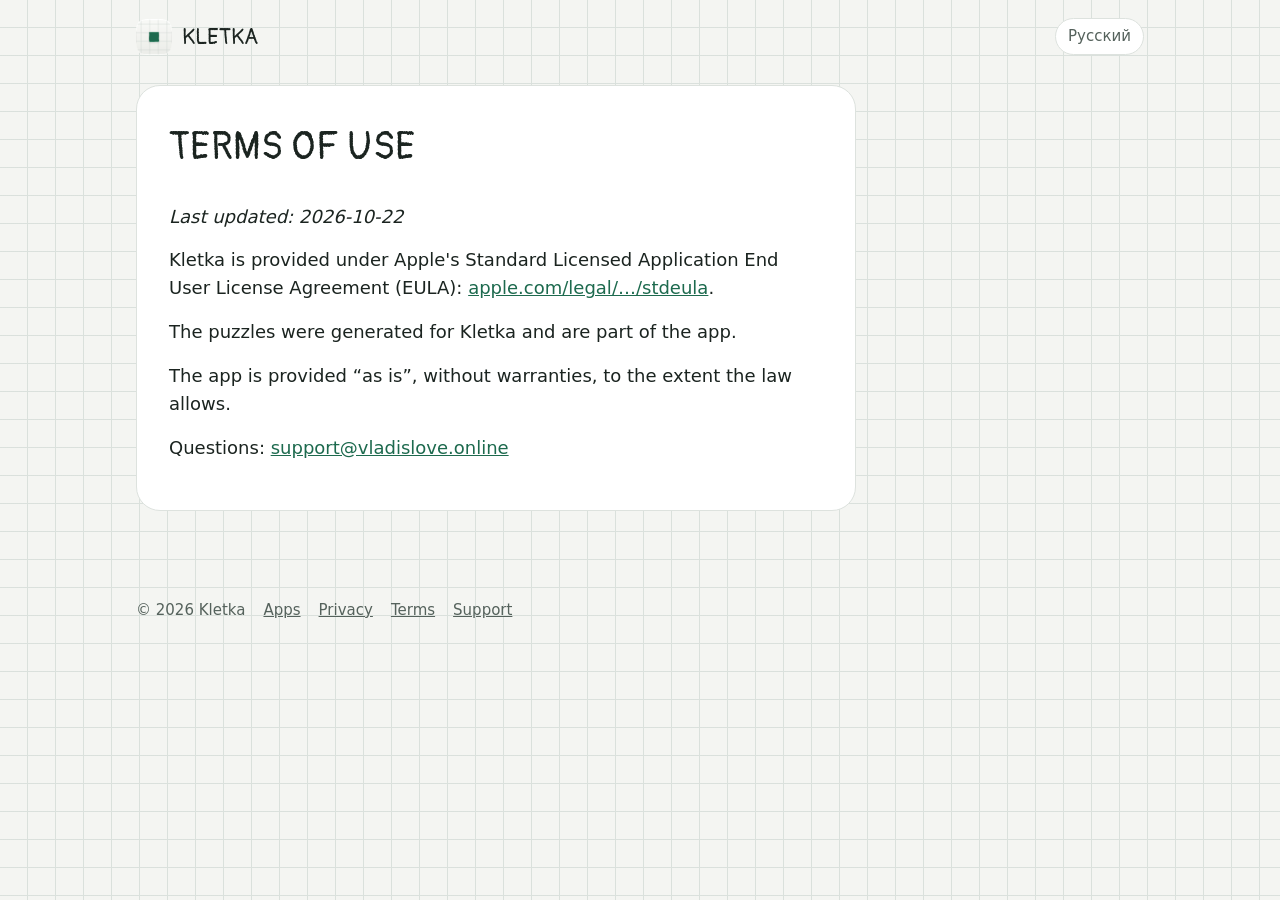
<file: terms.html>
<!doctype html>
<html lang="en"><head><meta charset="utf-8"><meta name="viewport" content="width=device-width,initial-scale=1">
<title>Terms of use — Kletka</title><meta name="description" content="Sudoku on squared paper for iPhone and iPad: four daily grids, hints that name the technique, Expert that is really hard. One more?">
<meta property="og:title" content="Terms of use — Kletka"><meta property="og:description" content="Sudoku on squared paper for iPhone and iPad: four daily grids, hints that name the technique, Expert that is really hard. One more?">
<meta property="og:image" content="https://kletka.vladislove.online/assets/og.png"><meta name="twitter:card" content="summary_large_image">
<meta name="theme-color" content="#f4f5f2" media="(prefers-color-scheme: light)"><meta name="theme-color" content="#0e1110" media="(prefers-color-scheme: dark)">
<link rel="icon" href="assets/icon-180.png"><link rel="apple-touch-icon" href="assets/icon-180.png">
<link rel="alternate" hreflang="ru" href="../ru/">
<link rel="stylesheet" href="assets/tokens.css"><style>
@font-face{font-family:Pangolin;src:url(assets/Pangolin-Regular.ttf) format("truetype");font-display:swap}
*{box-sizing:border-box}html{-webkit-text-size-adjust:100%}
body{margin:0;color:var(--color-text);font:18px/1.55 -apple-system,BlinkMacSystemFont,"SF Pro Text",system-ui,sans-serif;
  background-color:var(--color-bg);
  --paper-line:color-mix(in srgb,var(--color-grid-line) 70%,var(--color-bg));
  background-image:linear-gradient(var(--paper-line) 1px,transparent 1px),linear-gradient(90deg,var(--paper-line) 1px,transparent 1px);
  background-size:28px 28px;background-position:-1px -1px}
a{color:var(--color-accent)}
.wrap{max-width:1040px;margin:0 auto;padding:0 16px}
.hand{font-family:Pangolin,"Marker Felt",cursive;font-weight:400;text-transform:uppercase;letter-spacing:.01em}
header.top{display:flex;align-items:center;justify-content:space-between;padding:18px 0}
.brand{display:flex;gap:10px;align-items:center;font-size:22px;color:var(--color-text);text-decoration:none}
.brand img{width:36px;height:36px;border-radius:9px}
.lang{font-size:15px;color:var(--color-text-muted);text-decoration:none;background:var(--color-surface);padding:6px 12px;border-radius:999px;border:1px solid var(--color-border)}
.hero{display:grid;grid-template-columns:1.15fr .85fr;gap:40px;align-items:center;padding:36px 0 64px}
.hero h1{font-size:clamp(40px,6vw,68px);line-height:1.02;margin:0 0 18px}
.hero h1 em{font-style:normal;color:var(--color-ink)}
.stripe{display:block;width:120px;height:8px;background:var(--color-stripe);margin:0 0 22px;border-radius:2px}
.hero p{font-size:20px;color:var(--color-text-muted);margin:0 0 28px;max-width:30em}
.hero .tag{font-size:30px;color:var(--color-ink);margin:0 0 22px}
.btn{display:inline-block;background:var(--color-accent);color:var(--color-on-accent);padding:15px 26px;border-radius:999px;font-weight:600;text-decoration:none}
.btn.muted{background:var(--color-surface);color:var(--color-text);border:1px solid var(--color-border-input)}
.shot{width:100%;max-width:330px;justify-self:center;border-radius:44px;background:var(--color-surface);
  box-shadow:0 0 0 1px var(--color-border),0 24px 60px rgba(27,36,32,.16)}
section{padding:56px 0}
.panel{background:var(--color-surface);border:1px solid var(--color-border);border-radius:24px;padding:32px}
h2{font-size:clamp(28px,3.6vw,38px);line-height:1.1;margin:0 0 22px}
.grid{display:grid;grid-template-columns:repeat(3,1fr);gap:16px}
.card{background:var(--color-surface);border:1px solid var(--color-border);border-radius:20px;padding:22px}
.card h3{margin:0 0 6px;font-size:18px}.card p{margin:0;color:var(--color-text-muted)}
ol.steps{list-style:none;padding:0;margin:0;display:grid;grid-template-columns:repeat(3,1fr);gap:16px;counter-reset:s}
ol.steps li{counter-increment:s;background:var(--color-surface);border:1px solid var(--color-border);border-radius:20px;padding:22px}
ol.steps li::before{content:counter(s);display:block;font-family:Pangolin,cursive;font-size:40px;line-height:1;color:var(--color-ink);margin-bottom:10px}
ol.steps b{display:block;margin-bottom:4px}
.problem p{font-size:19px;color:var(--color-text-muted);max-width:40em;margin:0 0 12px}
.price{text-align:center}.price p{color:var(--color-text-muted);max-width:36em;margin:0 auto 16px}
details{background:var(--color-surface);border:1px solid var(--color-border);border-radius:16px;padding:16px 20px;margin-bottom:10px}
summary{font-weight:600;cursor:pointer}details p{margin:10px 0 0;color:var(--color-text-muted)}
.final{text-align:center}.final h2{font-size:clamp(40px,6vw,64px);color:var(--color-ink)}
footer{padding:28px 0 48px;color:var(--color-text-muted);font-size:15px;display:flex;gap:18px;flex-wrap:wrap}
footer a{color:var(--color-text-muted)}
.doc{max-width:720px;margin:12px 0 60px}.doc h1{font-size:38px;margin-top:0}.doc p{margin:0 0 16px}
:focus-visible{outline:3px solid var(--color-accent);outline-offset:3px;border-radius:6px}
@media (max-width:820px){.hero{grid-template-columns:1fr;padding-top:12px}.grid,ol.steps{grid-template-columns:1fr}.shot{max-width:270px}.panel{padding:22px}}
</style></head>
<body><div class="wrap"><header class="top"><a class="brand hand" href="./"><img src="assets/icon-180.png" alt="">Kletka</a>
<a class="lang" href="../ru/" hreflang="ru">Русский</a></header>
<main class="doc panel"><h1 class="hand">Terms of use</h1><p><i>Last updated: 2026-10-22</i></p><p>Kletka is provided under Apple's Standard Licensed Application End User License Agreement (EULA): <a href="https://www.apple.com/legal/internet-services/itunes/dev/stdeula/">apple.com/legal/…/stdeula</a>.</p><p>The puzzles were generated for Kletka and are part of the app.</p><p>The app is provided “as is”, without warranties, to the extent the law allows.</p><p>Questions: <a href="mailto:support@vladislove.online">support@vladislove.online</a></p></main>
<footer><span>© 2026 Kletka</span><a href="https://apps.vladislove.online/">Apps</a><a href="privacy.html">Privacy</a><a href="terms.html">Terms</a><a href="support.html">Support</a></footer>
</div></body></html>
</file>
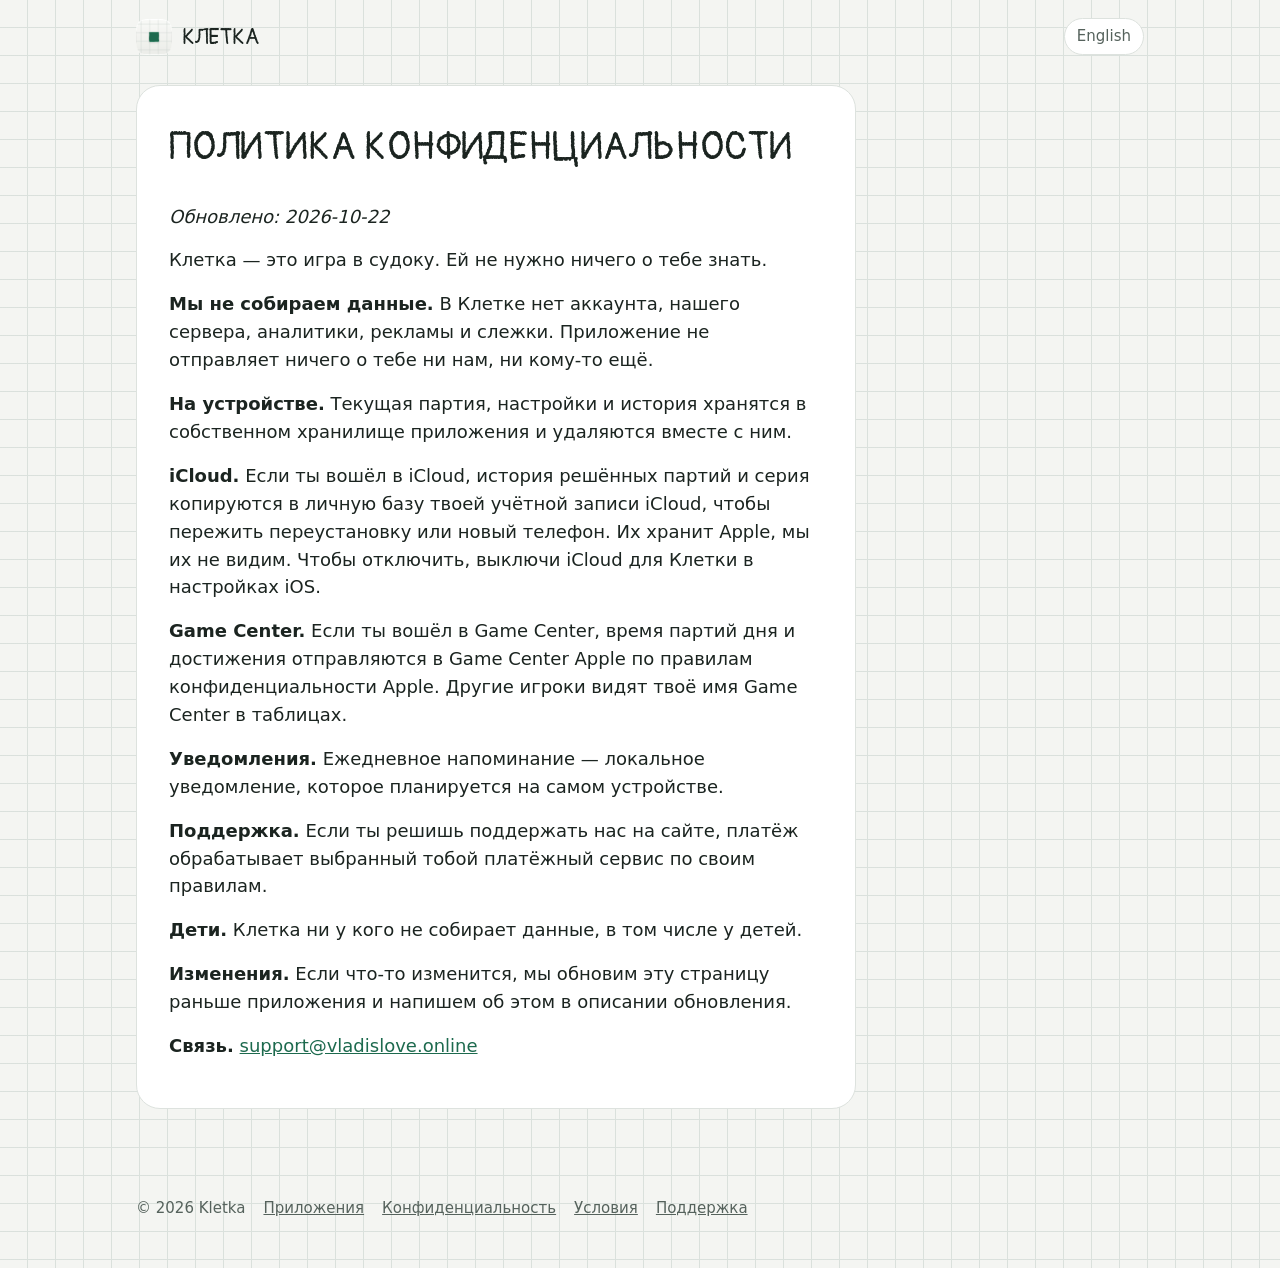
<file: ru/privacy.html>
<!doctype html>
<html lang="ru"><head><meta charset="utf-8"><meta name="viewport" content="width=device-width,initial-scale=1">
<title>Политика конфиденциальности — Kletka</title><meta name="description" content="Судоку на тетрадном листе для iPhone и iPad: четыре партии дня, подсказки с названием приёма, эксперт, который правда сложный. Ещё одну?">
<meta property="og:title" content="Политика конфиденциальности — Kletka"><meta property="og:description" content="Судоку на тетрадном листе для iPhone и iPad: четыре партии дня, подсказки с названием приёма, эксперт, который правда сложный. Ещё одну?">
<meta property="og:image" content="https://kletka.vladislove.online/assets/og.png"><meta name="twitter:card" content="summary_large_image">
<meta name="theme-color" content="#f4f5f2" media="(prefers-color-scheme: light)"><meta name="theme-color" content="#0e1110" media="(prefers-color-scheme: dark)">
<link rel="icon" href="../assets/icon-180.png"><link rel="apple-touch-icon" href="../assets/icon-180.png">
<link rel="alternate" hreflang="en" href="../">
<link rel="stylesheet" href="../assets/tokens.css"><style>
@font-face{font-family:Pangolin;src:url(../assets/Pangolin-Regular.ttf) format("truetype");font-display:swap}
*{box-sizing:border-box}html{-webkit-text-size-adjust:100%}
body{margin:0;color:var(--color-text);font:18px/1.55 -apple-system,BlinkMacSystemFont,"SF Pro Text",system-ui,sans-serif;
  background-color:var(--color-bg);
  --paper-line:color-mix(in srgb,var(--color-grid-line) 70%,var(--color-bg));
  background-image:linear-gradient(var(--paper-line) 1px,transparent 1px),linear-gradient(90deg,var(--paper-line) 1px,transparent 1px);
  background-size:28px 28px;background-position:-1px -1px}
a{color:var(--color-accent)}
.wrap{max-width:1040px;margin:0 auto;padding:0 16px}
.hand{font-family:Pangolin,"Marker Felt",cursive;font-weight:400;text-transform:uppercase;letter-spacing:.01em}
header.top{display:flex;align-items:center;justify-content:space-between;padding:18px 0}
.brand{display:flex;gap:10px;align-items:center;font-size:22px;color:var(--color-text);text-decoration:none}
.brand img{width:36px;height:36px;border-radius:9px}
.lang{font-size:15px;color:var(--color-text-muted);text-decoration:none;background:var(--color-surface);padding:6px 12px;border-radius:999px;border:1px solid var(--color-border)}
.hero{display:grid;grid-template-columns:1.15fr .85fr;gap:40px;align-items:center;padding:36px 0 64px}
.hero h1{font-size:clamp(40px,6vw,68px);line-height:1.02;margin:0 0 18px}
.hero h1 em{font-style:normal;color:var(--color-ink)}
.stripe{display:block;width:120px;height:8px;background:var(--color-stripe);margin:0 0 22px;border-radius:2px}
.hero p{font-size:20px;color:var(--color-text-muted);margin:0 0 28px;max-width:30em}
.hero .tag{font-size:30px;color:var(--color-ink);margin:0 0 22px}
.btn{display:inline-block;background:var(--color-accent);color:var(--color-on-accent);padding:15px 26px;border-radius:999px;font-weight:600;text-decoration:none}
.btn.muted{background:var(--color-surface);color:var(--color-text);border:1px solid var(--color-border-input)}
.shot{width:100%;max-width:330px;justify-self:center;border-radius:44px;background:var(--color-surface);
  box-shadow:0 0 0 1px var(--color-border),0 24px 60px rgba(27,36,32,.16)}
section{padding:56px 0}
.panel{background:var(--color-surface);border:1px solid var(--color-border);border-radius:24px;padding:32px}
h2{font-size:clamp(28px,3.6vw,38px);line-height:1.1;margin:0 0 22px}
.grid{display:grid;grid-template-columns:repeat(3,1fr);gap:16px}
.card{background:var(--color-surface);border:1px solid var(--color-border);border-radius:20px;padding:22px}
.card h3{margin:0 0 6px;font-size:18px}.card p{margin:0;color:var(--color-text-muted)}
ol.steps{list-style:none;padding:0;margin:0;display:grid;grid-template-columns:repeat(3,1fr);gap:16px;counter-reset:s}
ol.steps li{counter-increment:s;background:var(--color-surface);border:1px solid var(--color-border);border-radius:20px;padding:22px}
ol.steps li::before{content:counter(s);display:block;font-family:Pangolin,cursive;font-size:40px;line-height:1;color:var(--color-ink);margin-bottom:10px}
ol.steps b{display:block;margin-bottom:4px}
.problem p{font-size:19px;color:var(--color-text-muted);max-width:40em;margin:0 0 12px}
.price{text-align:center}.price p{color:var(--color-text-muted);max-width:36em;margin:0 auto 16px}
details{background:var(--color-surface);border:1px solid var(--color-border);border-radius:16px;padding:16px 20px;margin-bottom:10px}
summary{font-weight:600;cursor:pointer}details p{margin:10px 0 0;color:var(--color-text-muted)}
.final{text-align:center}.final h2{font-size:clamp(40px,6vw,64px);color:var(--color-ink)}
footer{padding:28px 0 48px;color:var(--color-text-muted);font-size:15px;display:flex;gap:18px;flex-wrap:wrap}
footer a{color:var(--color-text-muted)}
.doc{max-width:720px;margin:12px 0 60px}.doc h1{font-size:38px;margin-top:0}.doc p{margin:0 0 16px}
:focus-visible{outline:3px solid var(--color-accent);outline-offset:3px;border-radius:6px}
@media (max-width:820px){.hero{grid-template-columns:1fr;padding-top:12px}.grid,ol.steps{grid-template-columns:1fr}.shot{max-width:270px}.panel{padding:22px}}
</style></head>
<body><div class="wrap"><header class="top"><a class="brand hand" href="./"><img src="../assets/icon-180.png" alt="">Клетка</a>
<a class="lang" href="../" hreflang="en">English</a></header>
<main class="doc panel"><h1 class="hand">Политика конфиденциальности</h1><p><i>Обновлено: 2026-10-22</i></p><p>Клетка — это игра в судоку. Ей не нужно ничего о тебе знать.</p><p><b>Мы не собираем данные.</b> В Клетке нет аккаунта, нашего сервера, аналитики, рекламы и слежки. Приложение не отправляет ничего о тебе ни нам, ни кому-то ещё.</p><p><b>На устройстве.</b> Текущая партия, настройки и история хранятся в собственном хранилище приложения и удаляются вместе с ним.</p><p><b>iCloud.</b> Если ты вошёл в iCloud, история решённых партий и серия копируются в личную базу твоей учётной записи iCloud, чтобы пережить переустановку или новый телефон. Их хранит Apple, мы их не видим. Чтобы отключить, выключи iCloud для Клетки в настройках iOS.</p><p><b>Game Center.</b> Если ты вошёл в Game Center, время партий дня и достижения отправляются в Game Center Apple по правилам конфиденциальности Apple. Другие игроки видят твоё имя Game Center в таблицах.</p><p><b>Уведомления.</b> Ежедневное напоминание — локальное уведомление, которое планируется на самом устройстве.</p><p><b>Поддержка.</b> Если ты решишь поддержать нас на сайте, платёж обрабатывает выбранный тобой платёжный сервис по своим правилам.</p><p><b>Дети.</b> Клетка ни у кого не собирает данные, в том числе у детей.</p><p><b>Изменения.</b> Если что-то изменится, мы обновим эту страницу раньше приложения и напишем об этом в описании обновления.</p><p><b>Связь.</b> <a href="mailto:support@vladislove.online">support@vladislove.online</a></p></main>
<footer><span>© 2026 Kletka</span><a href="https://apps.vladislove.online/">Приложения</a><a href="privacy.html">Конфиденциальность</a><a href="terms.html">Условия</a><a href="support.html">Поддержка</a></footer>
</div></body></html>
</file>
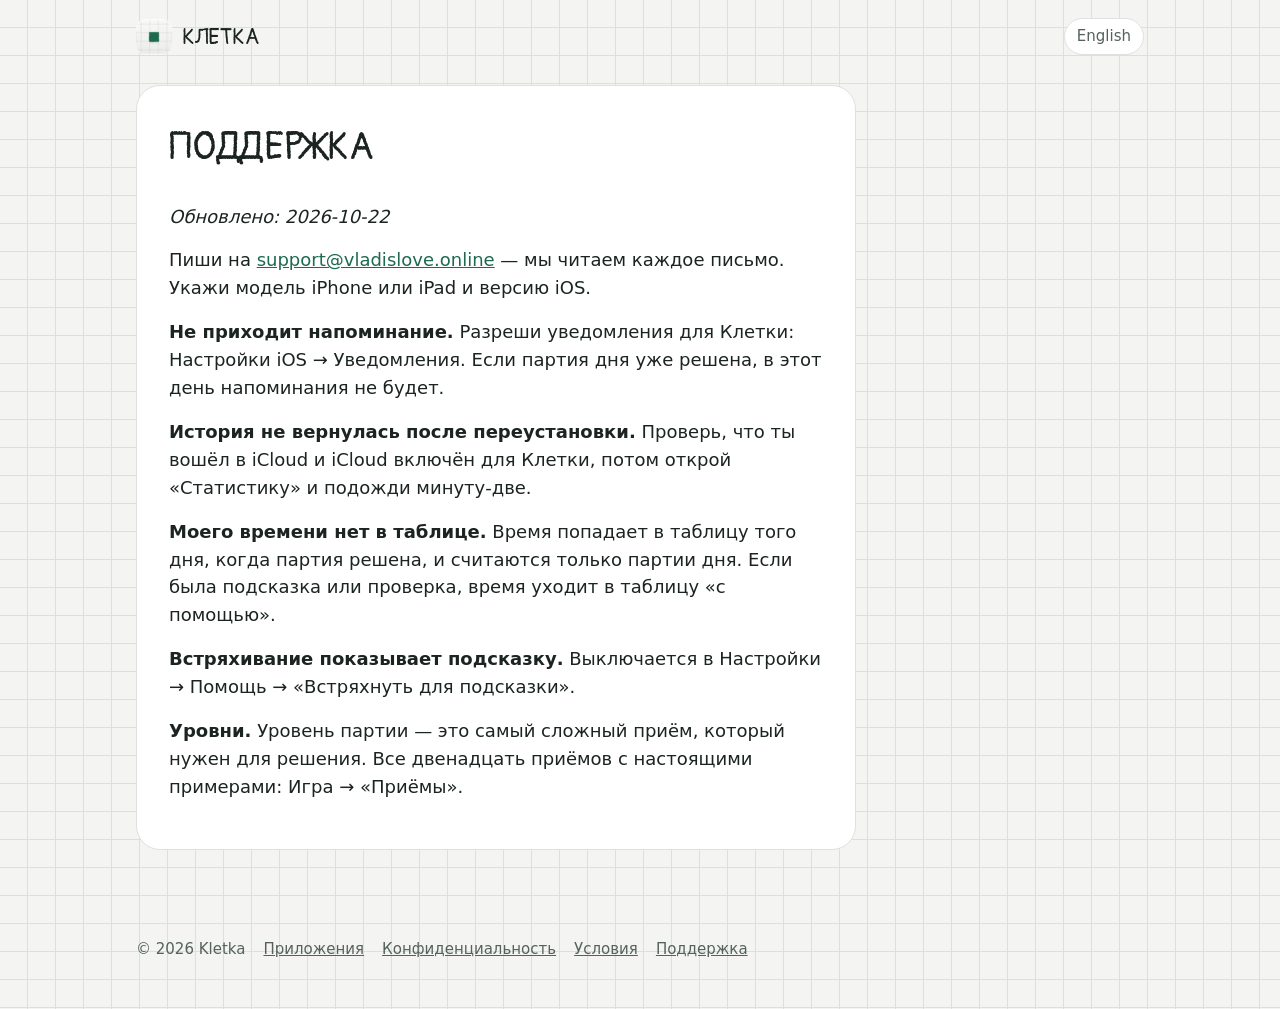
<file: ru/support.html>
<!doctype html>
<html lang="ru"><head><meta charset="utf-8"><meta name="viewport" content="width=device-width,initial-scale=1">
<title>Поддержка — Kletka</title><meta name="description" content="Судоку на тетрадном листе для iPhone и iPad: четыре партии дня, подсказки с названием приёма, эксперт, который правда сложный. Ещё одну?">
<meta property="og:title" content="Поддержка — Kletka"><meta property="og:description" content="Судоку на тетрадном листе для iPhone и iPad: четыре партии дня, подсказки с названием приёма, эксперт, который правда сложный. Ещё одну?">
<meta property="og:image" content="https://kletka.vladislove.online/assets/og.png"><meta name="twitter:card" content="summary_large_image">
<meta name="theme-color" content="#f4f5f2" media="(prefers-color-scheme: light)"><meta name="theme-color" content="#0e1110" media="(prefers-color-scheme: dark)">
<link rel="icon" href="../assets/icon-180.png"><link rel="apple-touch-icon" href="../assets/icon-180.png">
<link rel="alternate" hreflang="en" href="../">
<link rel="stylesheet" href="../assets/tokens.css"><style>
@font-face{font-family:Pangolin;src:url(../assets/Pangolin-Regular.ttf) format("truetype");font-display:swap}
*{box-sizing:border-box}html{-webkit-text-size-adjust:100%}
body{margin:0;color:var(--color-text);font:18px/1.55 -apple-system,BlinkMacSystemFont,"SF Pro Text",system-ui,sans-serif;
  background-color:var(--color-bg);
  --paper-line:color-mix(in srgb,var(--color-grid-line) 70%,var(--color-bg));
  background-image:linear-gradient(var(--paper-line) 1px,transparent 1px),linear-gradient(90deg,var(--paper-line) 1px,transparent 1px);
  background-size:28px 28px;background-position:-1px -1px}
a{color:var(--color-accent)}
.wrap{max-width:1040px;margin:0 auto;padding:0 16px}
.hand{font-family:Pangolin,"Marker Felt",cursive;font-weight:400;text-transform:uppercase;letter-spacing:.01em}
header.top{display:flex;align-items:center;justify-content:space-between;padding:18px 0}
.brand{display:flex;gap:10px;align-items:center;font-size:22px;color:var(--color-text);text-decoration:none}
.brand img{width:36px;height:36px;border-radius:9px}
.lang{font-size:15px;color:var(--color-text-muted);text-decoration:none;background:var(--color-surface);padding:6px 12px;border-radius:999px;border:1px solid var(--color-border)}
.hero{display:grid;grid-template-columns:1.15fr .85fr;gap:40px;align-items:center;padding:36px 0 64px}
.hero h1{font-size:clamp(40px,6vw,68px);line-height:1.02;margin:0 0 18px}
.hero h1 em{font-style:normal;color:var(--color-ink)}
.stripe{display:block;width:120px;height:8px;background:var(--color-stripe);margin:0 0 22px;border-radius:2px}
.hero p{font-size:20px;color:var(--color-text-muted);margin:0 0 28px;max-width:30em}
.hero .tag{font-size:30px;color:var(--color-ink);margin:0 0 22px}
.btn{display:inline-block;background:var(--color-accent);color:var(--color-on-accent);padding:15px 26px;border-radius:999px;font-weight:600;text-decoration:none}
.btn.muted{background:var(--color-surface);color:var(--color-text);border:1px solid var(--color-border-input)}
.shot{width:100%;max-width:330px;justify-self:center;border-radius:44px;background:var(--color-surface);
  box-shadow:0 0 0 1px var(--color-border),0 24px 60px rgba(27,36,32,.16)}
section{padding:56px 0}
.panel{background:var(--color-surface);border:1px solid var(--color-border);border-radius:24px;padding:32px}
h2{font-size:clamp(28px,3.6vw,38px);line-height:1.1;margin:0 0 22px}
.grid{display:grid;grid-template-columns:repeat(3,1fr);gap:16px}
.card{background:var(--color-surface);border:1px solid var(--color-border);border-radius:20px;padding:22px}
.card h3{margin:0 0 6px;font-size:18px}.card p{margin:0;color:var(--color-text-muted)}
ol.steps{list-style:none;padding:0;margin:0;display:grid;grid-template-columns:repeat(3,1fr);gap:16px;counter-reset:s}
ol.steps li{counter-increment:s;background:var(--color-surface);border:1px solid var(--color-border);border-radius:20px;padding:22px}
ol.steps li::before{content:counter(s);display:block;font-family:Pangolin,cursive;font-size:40px;line-height:1;color:var(--color-ink);margin-bottom:10px}
ol.steps b{display:block;margin-bottom:4px}
.problem p{font-size:19px;color:var(--color-text-muted);max-width:40em;margin:0 0 12px}
.price{text-align:center}.price p{color:var(--color-text-muted);max-width:36em;margin:0 auto 16px}
details{background:var(--color-surface);border:1px solid var(--color-border);border-radius:16px;padding:16px 20px;margin-bottom:10px}
summary{font-weight:600;cursor:pointer}details p{margin:10px 0 0;color:var(--color-text-muted)}
.final{text-align:center}.final h2{font-size:clamp(40px,6vw,64px);color:var(--color-ink)}
footer{padding:28px 0 48px;color:var(--color-text-muted);font-size:15px;display:flex;gap:18px;flex-wrap:wrap}
footer a{color:var(--color-text-muted)}
.doc{max-width:720px;margin:12px 0 60px}.doc h1{font-size:38px;margin-top:0}.doc p{margin:0 0 16px}
:focus-visible{outline:3px solid var(--color-accent);outline-offset:3px;border-radius:6px}
@media (max-width:820px){.hero{grid-template-columns:1fr;padding-top:12px}.grid,ol.steps{grid-template-columns:1fr}.shot{max-width:270px}.panel{padding:22px}}
</style></head>
<body><div class="wrap"><header class="top"><a class="brand hand" href="./"><img src="../assets/icon-180.png" alt="">Клетка</a>
<a class="lang" href="../" hreflang="en">English</a></header>
<main class="doc panel"><h1 class="hand">Поддержка</h1><p><i>Обновлено: 2026-10-22</i></p><p>Пиши на <a href="mailto:support@vladislove.online">support@vladislove.online</a> — мы читаем каждое письмо. Укажи модель iPhone или iPad и версию iOS.</p><p><b>Не приходит напоминание.</b> Разреши уведомления для Клетки: Настройки iOS → Уведомления. Если партия дня уже решена, в этот день напоминания не будет.</p><p><b>История не вернулась после переустановки.</b> Проверь, что ты вошёл в iCloud и iCloud включён для Клетки, потом открой «Статистику» и подожди минуту-две.</p><p><b>Моего времени нет в таблице.</b> Время попадает в таблицу того дня, когда партия решена, и считаются только партии дня. Если была подсказка или проверка, время уходит в таблицу «с помощью».</p><p><b>Встряхивание показывает подсказку.</b> Выключается в Настройки → Помощь → «Встряхнуть для подсказки».</p><p><b>Уровни.</b> Уровень партии — это самый сложный приём, который нужен для решения. Все двенадцать приёмов с настоящими примерами: Игра → «Приёмы».</p></main>
<footer><span>© 2026 Kletka</span><a href="https://apps.vladislove.online/">Приложения</a><a href="privacy.html">Конфиденциальность</a><a href="terms.html">Условия</a><a href="support.html">Поддержка</a></footer>
</div></body></html>
</file>
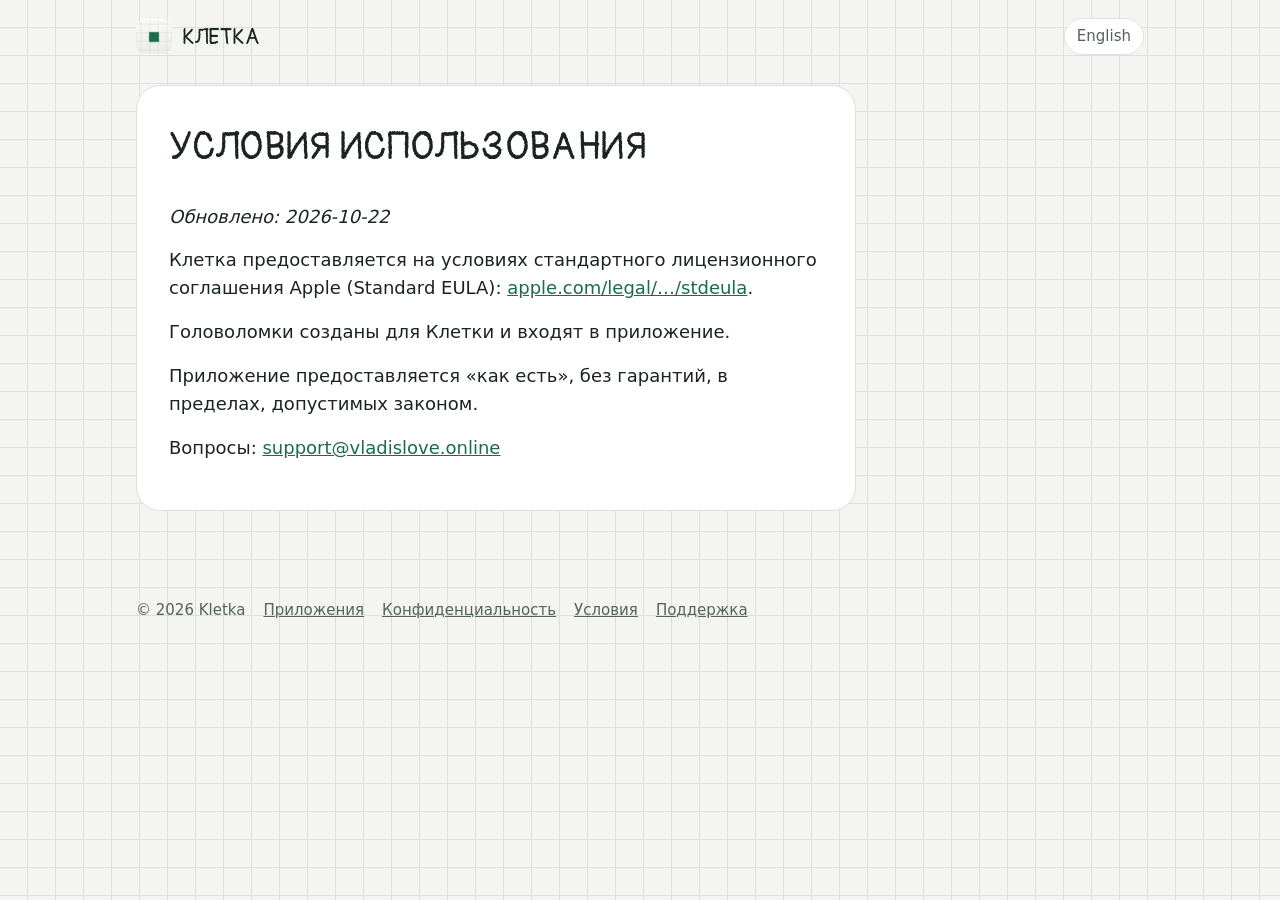
<file: ru/terms.html>
<!doctype html>
<html lang="ru"><head><meta charset="utf-8"><meta name="viewport" content="width=device-width,initial-scale=1">
<title>Условия использования — Kletka</title><meta name="description" content="Судоку на тетрадном листе для iPhone и iPad: четыре партии дня, подсказки с названием приёма, эксперт, который правда сложный. Ещё одну?">
<meta property="og:title" content="Условия использования — Kletka"><meta property="og:description" content="Судоку на тетрадном листе для iPhone и iPad: четыре партии дня, подсказки с названием приёма, эксперт, который правда сложный. Ещё одну?">
<meta property="og:image" content="https://kletka.vladislove.online/assets/og.png"><meta name="twitter:card" content="summary_large_image">
<meta name="theme-color" content="#f4f5f2" media="(prefers-color-scheme: light)"><meta name="theme-color" content="#0e1110" media="(prefers-color-scheme: dark)">
<link rel="icon" href="../assets/icon-180.png"><link rel="apple-touch-icon" href="../assets/icon-180.png">
<link rel="alternate" hreflang="en" href="../">
<link rel="stylesheet" href="../assets/tokens.css"><style>
@font-face{font-family:Pangolin;src:url(../assets/Pangolin-Regular.ttf) format("truetype");font-display:swap}
*{box-sizing:border-box}html{-webkit-text-size-adjust:100%}
body{margin:0;color:var(--color-text);font:18px/1.55 -apple-system,BlinkMacSystemFont,"SF Pro Text",system-ui,sans-serif;
  background-color:var(--color-bg);
  --paper-line:color-mix(in srgb,var(--color-grid-line) 70%,var(--color-bg));
  background-image:linear-gradient(var(--paper-line) 1px,transparent 1px),linear-gradient(90deg,var(--paper-line) 1px,transparent 1px);
  background-size:28px 28px;background-position:-1px -1px}
a{color:var(--color-accent)}
.wrap{max-width:1040px;margin:0 auto;padding:0 16px}
.hand{font-family:Pangolin,"Marker Felt",cursive;font-weight:400;text-transform:uppercase;letter-spacing:.01em}
header.top{display:flex;align-items:center;justify-content:space-between;padding:18px 0}
.brand{display:flex;gap:10px;align-items:center;font-size:22px;color:var(--color-text);text-decoration:none}
.brand img{width:36px;height:36px;border-radius:9px}
.lang{font-size:15px;color:var(--color-text-muted);text-decoration:none;background:var(--color-surface);padding:6px 12px;border-radius:999px;border:1px solid var(--color-border)}
.hero{display:grid;grid-template-columns:1.15fr .85fr;gap:40px;align-items:center;padding:36px 0 64px}
.hero h1{font-size:clamp(40px,6vw,68px);line-height:1.02;margin:0 0 18px}
.hero h1 em{font-style:normal;color:var(--color-ink)}
.stripe{display:block;width:120px;height:8px;background:var(--color-stripe);margin:0 0 22px;border-radius:2px}
.hero p{font-size:20px;color:var(--color-text-muted);margin:0 0 28px;max-width:30em}
.hero .tag{font-size:30px;color:var(--color-ink);margin:0 0 22px}
.btn{display:inline-block;background:var(--color-accent);color:var(--color-on-accent);padding:15px 26px;border-radius:999px;font-weight:600;text-decoration:none}
.btn.muted{background:var(--color-surface);color:var(--color-text);border:1px solid var(--color-border-input)}
.shot{width:100%;max-width:330px;justify-self:center;border-radius:44px;background:var(--color-surface);
  box-shadow:0 0 0 1px var(--color-border),0 24px 60px rgba(27,36,32,.16)}
section{padding:56px 0}
.panel{background:var(--color-surface);border:1px solid var(--color-border);border-radius:24px;padding:32px}
h2{font-size:clamp(28px,3.6vw,38px);line-height:1.1;margin:0 0 22px}
.grid{display:grid;grid-template-columns:repeat(3,1fr);gap:16px}
.card{background:var(--color-surface);border:1px solid var(--color-border);border-radius:20px;padding:22px}
.card h3{margin:0 0 6px;font-size:18px}.card p{margin:0;color:var(--color-text-muted)}
ol.steps{list-style:none;padding:0;margin:0;display:grid;grid-template-columns:repeat(3,1fr);gap:16px;counter-reset:s}
ol.steps li{counter-increment:s;background:var(--color-surface);border:1px solid var(--color-border);border-radius:20px;padding:22px}
ol.steps li::before{content:counter(s);display:block;font-family:Pangolin,cursive;font-size:40px;line-height:1;color:var(--color-ink);margin-bottom:10px}
ol.steps b{display:block;margin-bottom:4px}
.problem p{font-size:19px;color:var(--color-text-muted);max-width:40em;margin:0 0 12px}
.price{text-align:center}.price p{color:var(--color-text-muted);max-width:36em;margin:0 auto 16px}
details{background:var(--color-surface);border:1px solid var(--color-border);border-radius:16px;padding:16px 20px;margin-bottom:10px}
summary{font-weight:600;cursor:pointer}details p{margin:10px 0 0;color:var(--color-text-muted)}
.final{text-align:center}.final h2{font-size:clamp(40px,6vw,64px);color:var(--color-ink)}
footer{padding:28px 0 48px;color:var(--color-text-muted);font-size:15px;display:flex;gap:18px;flex-wrap:wrap}
footer a{color:var(--color-text-muted)}
.doc{max-width:720px;margin:12px 0 60px}.doc h1{font-size:38px;margin-top:0}.doc p{margin:0 0 16px}
:focus-visible{outline:3px solid var(--color-accent);outline-offset:3px;border-radius:6px}
@media (max-width:820px){.hero{grid-template-columns:1fr;padding-top:12px}.grid,ol.steps{grid-template-columns:1fr}.shot{max-width:270px}.panel{padding:22px}}
</style></head>
<body><div class="wrap"><header class="top"><a class="brand hand" href="./"><img src="../assets/icon-180.png" alt="">Клетка</a>
<a class="lang" href="../" hreflang="en">English</a></header>
<main class="doc panel"><h1 class="hand">Условия использования</h1><p><i>Обновлено: 2026-10-22</i></p><p>Клетка предоставляется на условиях стандартного лицензионного соглашения Apple (Standard EULA): <a href="https://www.apple.com/legal/internet-services/itunes/dev/stdeula/">apple.com/legal/…/stdeula</a>.</p><p>Головоломки созданы для Клетки и входят в приложение.</p><p>Приложение предоставляется «как есть», без гарантий, в пределах, допустимых законом.</p><p>Вопросы: <a href="mailto:support@vladislove.online">support@vladislove.online</a></p></main>
<footer><span>© 2026 Kletka</span><a href="https://apps.vladislove.online/">Приложения</a><a href="privacy.html">Конфиденциальность</a><a href="terms.html">Условия</a><a href="support.html">Поддержка</a></footer>
</div></body></html>
</file>
<file: assets/tokens.css>
/* generated by gen_tokens.py from tokens.json, do not edit */
:root {
  --color-bg: #f4f5f2;
  --color-surface: #ffffff;
  --color-surface-sunk: #eceee9;
  --color-border: #dde2de;
  --color-rule: #d3dbd6;
  --color-border-input: #7d8a83;
  --color-text: #1b2420;
  --color-text-muted: #55625c;
  --color-accent: #1d6a4e;
  --color-on-accent: #ffffff;
  --color-ink: #1d6a4e;
  --color-pencil: #55625c;
  --color-print: #1b2420;
  --color-stripe: #9a4f00;
  --color-on-stripe: #ffffff;
  --color-cell-selected: #d6ebe0;
  --color-cell-same: #e6ece8;
  --color-cell-error: #fbe4e1;
  --color-grid-line: #cfd8d3;
  --color-box-line: #3a4640;
  --color-danger: #b3261e;
  --color-success: #1d6a4e;
  --text-caption: 12px; --leading-caption: 16px; --weight-caption: 400;
  --text-footnote: 13px; --leading-footnote: 18px; --weight-footnote: 400;
  --text-body: 17px; --leading-body: 22px; --weight-body: 400;
  --text-headline: 17px; --leading-headline: 22px; --weight-headline: 600;
  --text-title: 22px; --leading-title: 28px; --weight-title: 600;
  --text-hand-title: 34px; --leading-hand-title: 38px; --weight-hand-title: 400;
  --text-hand-row: 22px; --leading-hand-row: 26px; --weight-hand-row: 400;
  --text-hand-win: 44px; --leading-hand-win: 48px; --weight-hand-win: 400;
  --text-hand-label: 17px; --leading-hand-label: 22px; --weight-hand-label: 400;
  --space-0: 0px;
  --space-1: 2px;
  --space-2: 4px;
  --space-3: 8px;
  --space-4: 12px;
  --space-5: 16px;
  --space-6: 20px;
  --space-7: 24px;
  --space-8: 32px;
  --space-9: 44px;
  --radius-sm: 6px;
  --radius-md: 10px;
  --radius-lg: 14px;
  --radius-key: 10px;
  --font-hand: 'Pangolin', ui-rounded, system-ui, sans-serif;
  --font-ui: -apple-system, BlinkMacSystemFont, 'SF Pro Text', system-ui, sans-serif;
}
@media (prefers-color-scheme: dark) {
 :root:not([data-theme="light"]) {
  --color-bg: #0e1110;
  --color-surface: #171b19;
  --color-surface-sunk: #121614;
  --color-border: #2a312d;
  --color-rule: #262d29;
  --color-border-input: #7f8c86;
  --color-text: #e8edea;
  --color-text-muted: #9eaaa4;
  --color-accent: #6fcb9f;
  --color-on-accent: #06140d;
  --color-ink: #6fcb9f;
  --color-pencil: #a3aea9;
  --color-print: #e8edea;
  --color-stripe: #ffb366;
  --color-on-stripe: #1f1300;
  --color-cell-selected: #21382d;
  --color-cell-same: #232a26;
  --color-cell-error: #3a1d1a;
  --color-grid-line: #2c3430;
  --color-box-line: #aab6b0;
  --color-danger: #ff8a7a;
  --color-success: #6fcb9f;
 }
}
:root[data-theme="dark"] {
  --color-bg: #0e1110;
  --color-surface: #171b19;
  --color-surface-sunk: #121614;
  --color-border: #2a312d;
  --color-rule: #262d29;
  --color-border-input: #7f8c86;
  --color-text: #e8edea;
  --color-text-muted: #9eaaa4;
  --color-accent: #6fcb9f;
  --color-on-accent: #06140d;
  --color-ink: #6fcb9f;
  --color-pencil: #a3aea9;
  --color-print: #e8edea;
  --color-stripe: #ffb366;
  --color-on-stripe: #1f1300;
  --color-cell-selected: #21382d;
  --color-cell-same: #232a26;
  --color-cell-error: #3a1d1a;
  --color-grid-line: #2c3430;
  --color-box-line: #aab6b0;
  --color-danger: #ff8a7a;
  --color-success: #6fcb9f;
}
</file>
